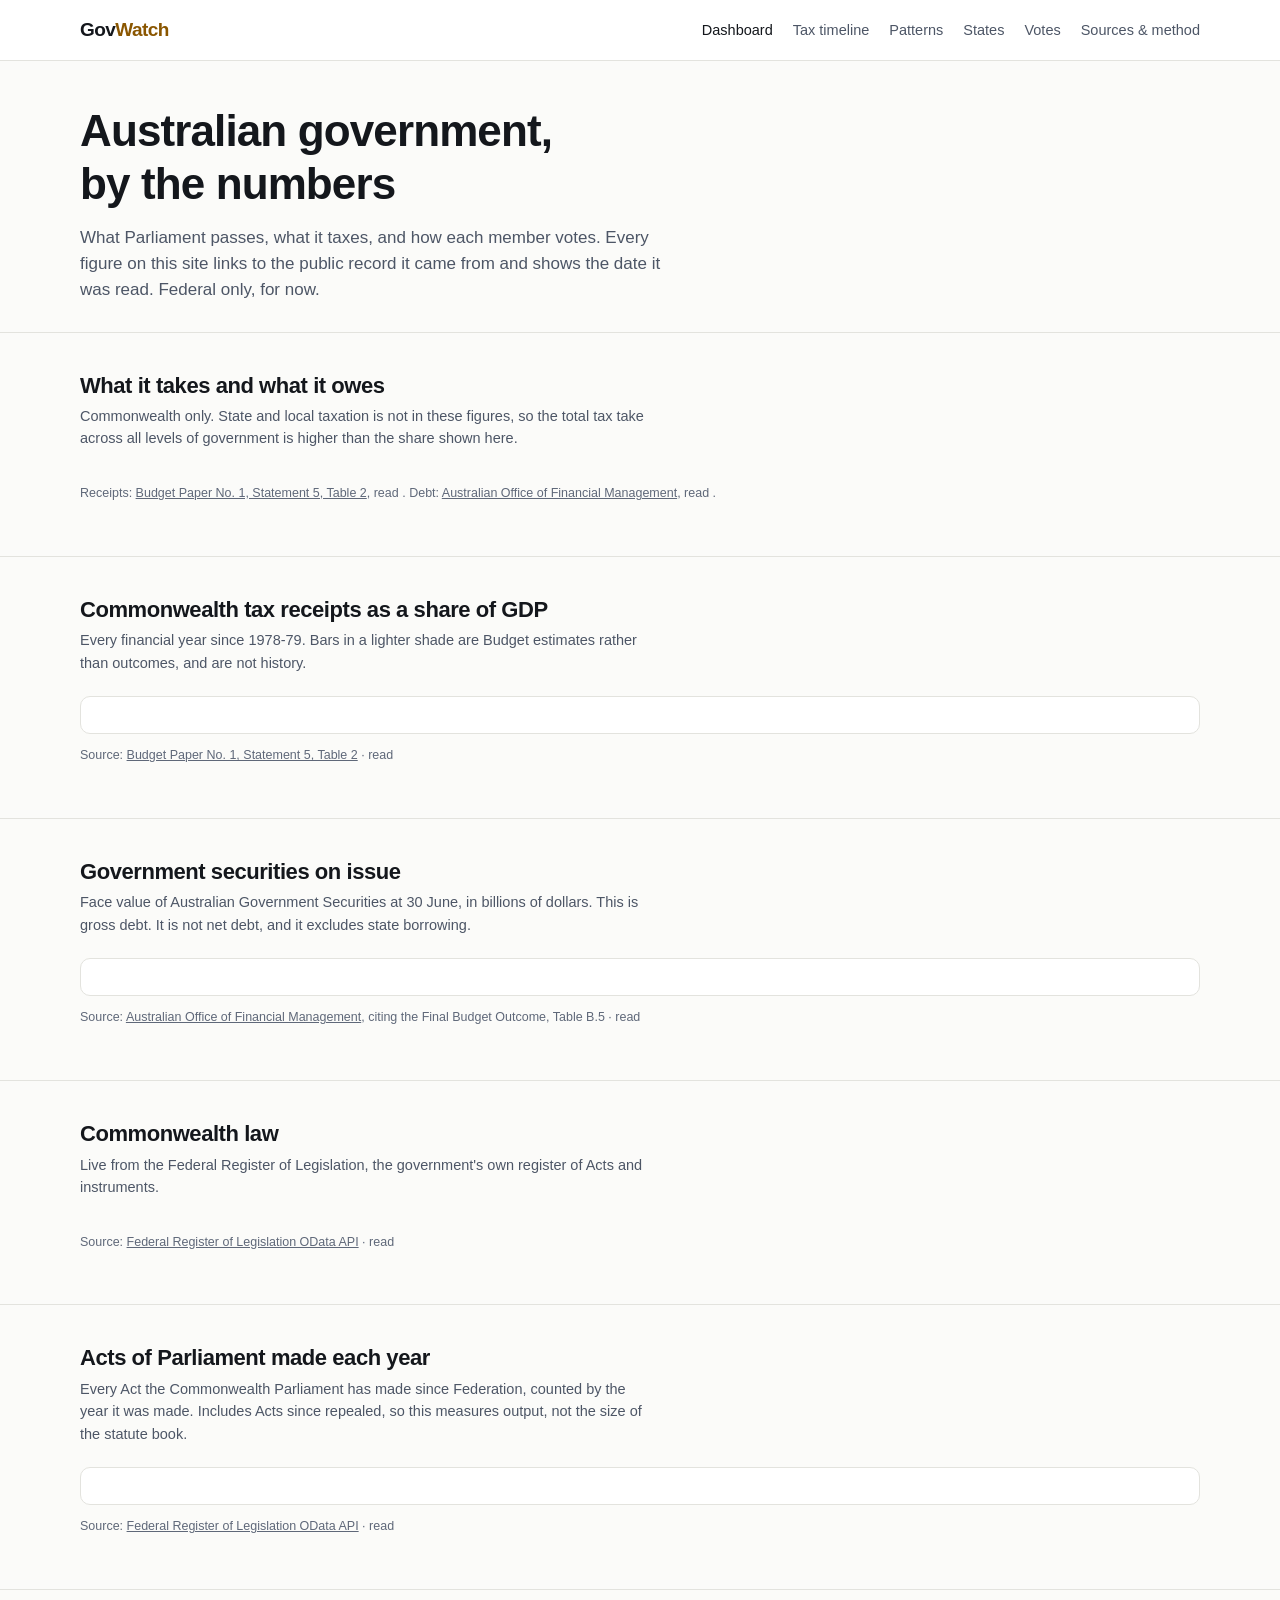
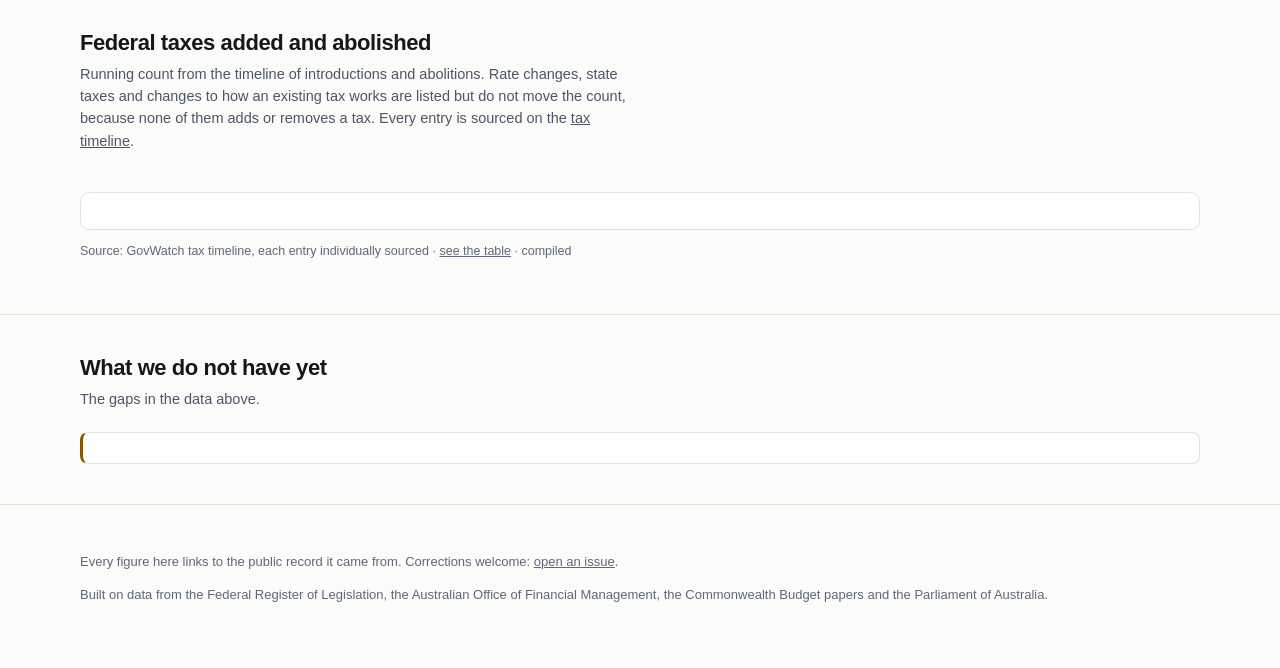
<file: index.html>
<!doctype html>
<html lang="en-AU">
<head>
<meta charset="utf-8">
<meta name="viewport" content="width=device-width,initial-scale=1">
<title>GovWatch — Australian government by the numbers</title>
<meta name="description" content="Factual, sourced numbers on what the Australian government taxes, spends, owes and legislates.">
<link rel="stylesheet" href="style.css?v=091ab7f8">
<link rel="icon" href="data:image/svg+xml,<svg xmlns='http://www.w3.org/2000/svg' viewBox='0 0 16 16'><text y='13' font-size='13'>&#128200;</text></svg>">
</head>
<body>
<header class="top"><div class="wrap">
  <a class="brand" href="./">Gov<span>Watch</span></a>
  <nav>
    <a href="./" aria-current="page">Dashboard</a>
    <a href="taxes.html">Tax timeline</a>
    <a href="patterns.html">Patterns</a>
    <a href="states.html">States</a>
    <a href="votes.html">Votes</a>
    <a href="sources.html">Sources &amp; method</a>
  </nav>
</div></header>
<div class="hero"><div class="wrap">
  <h1>Australian government, by the numbers</h1>
  <p>What Parliament passes, what it taxes, and how each member votes. Every figure on
     this site links to the public record it came from and shows the date it was read.
     Federal only, for now.</p>
</div></div>


<section><div class="wrap">
  <h2>What it takes and what it owes</h2>
  <p class="sub">Commonwealth only. State and local taxation is not in these figures, so the
     total tax take across all levels of government is higher than the share shown here.</p>
  <div class="tiles" id="fiscal-tiles"></div>
  <p class="src">Receipts: <a href="https://budget.gov.au/content/bp1/download/bp1_s5-online_t2.csv">Budget Paper No. 1, Statement 5, Table 2</a>,
     read <span data-fetched="receipts"></span>.
     Debt: <a href="https://www.aofm.gov.au/data-hub">Australian Office of Financial Management</a>,
     read <span data-fetched="debt"></span>.</p>
</div></section>

<section><div class="wrap">
  <h2>Commonwealth tax receipts as a share of GDP</h2>
  <p class="sub">Every financial year since 1978-79. Bars in a lighter shade are Budget
     estimates rather than outcomes, and are not history.</p>
  <div class="chart" id="tax-gdp-chart"></div>
  <p class="src">Source: <a href="https://budget.gov.au/content/bp1/download/bp1_s5-online_t2.csv">Budget Paper No. 1, Statement 5, Table 2</a>
     · read <span data-fetched="receipts"></span></p>
</div></section>

<section><div class="wrap">
  <h2>Government securities on issue</h2>
  <p class="sub">Face value of Australian Government Securities at 30 June, in billions of
     dollars. This is gross debt. It is not net debt, and it excludes state borrowing.</p>
  <div class="chart" id="debt-chart"></div>
  <p class="src">Source: <a href="https://www.aofm.gov.au/data-hub">Australian Office of Financial Management</a>,
     citing the Final Budget Outcome, Table B.5 · read <span data-fetched="debt"></span></p>
</div></section>

<section><div class="wrap">
  <h2>Commonwealth law</h2>
  <p class="sub">Live from the Federal Register of Legislation, the government's own register of Acts and instruments.</p>
  <div class="tiles" id="law-tiles"></div>
  <p class="src">Source: <a href="https://api.prod.legislation.gov.au/v1/titles">Federal Register of Legislation OData API</a>
     · read <span data-fetched="legislation"></span></p>
</div></section>

<section><div class="wrap">
  <h2>Acts of Parliament made each year</h2>
  <p class="sub">Every Act the Commonwealth Parliament has made since Federation, counted by the
     year it was made. Includes Acts since repealed, so this measures output, not the size of the statute book.</p>
  <div class="chart" id="acts-chart"></div>
  <p class="src">Source: <a href="https://api.prod.legislation.gov.au/v1/titles">Federal Register of Legislation OData API</a>
     · read <span data-fetched="legislation"></span></p>
</div></section>

<section><div class="wrap">
  <h2>Federal taxes added and abolished</h2>
  <p class="sub">Running count from the timeline of introductions and abolitions.
     Rate changes, state taxes and changes to how an existing tax works are listed but do
     not move the count, because none of them adds or removes a tax. Every entry is sourced
     on the <a href="taxes.html">tax timeline</a>.</p>
  <div class="tiles" id="tax-tiles" style="margin-bottom:18px"></div>
  <div class="chart" id="tax-chart"></div>
  <p class="src">Source: GovWatch tax timeline, each entry individually sourced ·
     <a href="taxes.html">see the table</a> · compiled <span data-compiled="taxes"></span></p>
</div></section>

<section><div class="wrap">
  <h2>What we do not have yet</h2>
  <p class="sub">The gaps in the data above.</p>
  <div class="note-box" id="gaps"></div>
</div></section>

<script type="module">
import { bars, stepline, fmt } from './chart.js?v=2682a559';

const j = async p => (await fetch(p, { cache: 'no-cache' })).json();
const tile = (k, v, n) =>
  `<div class="tile"><div class="k">${k}</div><div class="v">${v}</div><div class="n">${n}</div></div>`;

const [leg, taxes, debt, rec] = await Promise.all(
  ['legislation', 'taxes', 'debt', 'receipts'].map(n => j(`data/${n}.json`)));

for (const [name, d] of [['receipts', rec], ['debt', debt]])
  for (const e of document.querySelectorAll(`[data-fetched="${name}"]`)) e.textContent = d.fetched;
for (const e of document.querySelectorAll('[data-compiled="taxes"]')) e.textContent = taxes.compiled;

const actual = rec.by_fy.filter(r => !r.estimate);
const first = actual[0], last = actual[actual.length - 1];
document.getElementById('fiscal-tiles').innerHTML = [
  tile('Tax receipts', last.tax_pct_gdp + '%', `Share of GDP, ${last.fy}`),
  tile('All receipts', last.receipts_pct_gdp + '%', `Share of GDP, ${last.fy}`),
  tile('Since ' + first.fy, (last.tax_pct_gdp - first.tax_pct_gdp > 0 ? '+' : '') +
       (last.tax_pct_gdp - first.tax_pct_gdp).toFixed(1) + ' pts',
       `Change in tax share of GDP from ${first.tax_pct_gdp}%`),
  tile('Debt on issue', '$' + fmt(debt.latest_bn) + 'b',
       `Face value of securities, ${debt.latest_fy}`),
].join('');

document.getElementById('tax-gdp-chart').append(
  bars(rec.by_fy.map(r => ({
    x: parseInt(r.fy, 10), y: r.tax_pct_gdp, label: r.fy,
    fill: r.estimate ? 'color-mix(in srgb, var(--accent) 40%, transparent)' : 'var(--accent)',
    title: `${r.fy}: ${r.tax_pct_gdp}% of GDP${r.estimate ? ' (Budget estimate)' : ''}`,
  })), { h: 280, xEvery: 5 }));

document.getElementById('debt-chart').append(
  bars(debt.by_fy.map(r => ({
    x: parseInt(r.fy, 10), y: r.face_value_bn, label: r.fy,
    title: `${r.fy}: $${r.face_value_bn}b`,
  })), { h: 260, xEvery: 1 }));


for (const s of document.querySelectorAll('[data-fetched="legislation"]')) s.textContent = leg.fetched;

document.getElementById('law-tiles').innerHTML = [
  tile('Acts in force', fmt(leg.acts_in_force), 'Commonwealth Acts currently in force'),
  tile('Acts ever made', fmt(leg.acts_total), 'Since 1901, including repealed'),
  tile('Instruments in force', fmt(leg.instruments_in_force), 'Regulations and other delegated law'),
  tile('Read on', leg.fetched, 'Refreshed daily from the register'),
].join('');

document.getElementById('acts-chart').append(
  bars(leg.by_year.map(r => ({ x: r.year, y: r.acts, title: `${r.year}: ${r.acts} Acts` })),
       { h: 300, xEvery: 10 }));

// Running count of distinct federal taxes standing. Rate changes and state
// taxes are in the table but must not move this count.
const evs = taxes.entries.filter(e => e.kind === 'tax').sort((a, b) => a.year - b.year);
let n = 0;
const run = evs.map(e => ({ x: e.year, y: (n += e.action === 'introduced' ? 1 : -1) }));
const added = evs.filter(e => e.action === 'introduced').length;
const gone = evs.filter(e => e.action === 'abolished').length;
// A tax with no abolition entry but still_levied false is not collected today; its
// repeal date is simply unsourced. Counting it as standing would be a false claim.
const unsourced = evs.filter(e => e.still_levied === false).length;
const standing = added - gone - unsourced;

document.getElementById('tax-tiles').innerHTML = [
  tile('Taxes introduced', fmt(added), 'Times a federal tax was created since 1901'),
  tile('Taxes abolished', fmt(gone), 'Repealed or handed to the states'),
  tile('Levied today', fmt(standing), 'Of those introduced, still collected'),
  tile('Sourced entries', fmt(taxes.entries.length), 'Every one links to a public record'),
].join('');

document.getElementById('tax-chart').append(
  stepline(run, { h: 260, label: 'Federal taxes introduced, less those abolished' }));

document.getElementById('gaps').innerHTML =
  '<ul style="margin:0;padding-left:20px">' + taxes.gaps.map(g => `<li>${g}</li>`).join('') + '</ul>';

// Charts size their viewBox to the viewport, so a rotate or resize needs a redraw.
let last = window.innerWidth < 700;
addEventListener('resize', () => {
  const now = window.innerWidth < 700;
  if (now !== last) { last = now; location.reload(); }
}, { passive: true });
// redrawOnResize
</script>
<footer><div class="wrap">
  <p>Every figure here links to the public record it came from. Corrections welcome:
     <a href="https://github.com/itsjimmy1/govwatch/issues">open an issue</a>.</p>
  <p>Built on data from the Federal Register of Legislation, the Australian Office of
     Financial Management, the Commonwealth Budget papers and the Parliament of Australia.</p>
</div></footer>
</body>
</html>
</file>
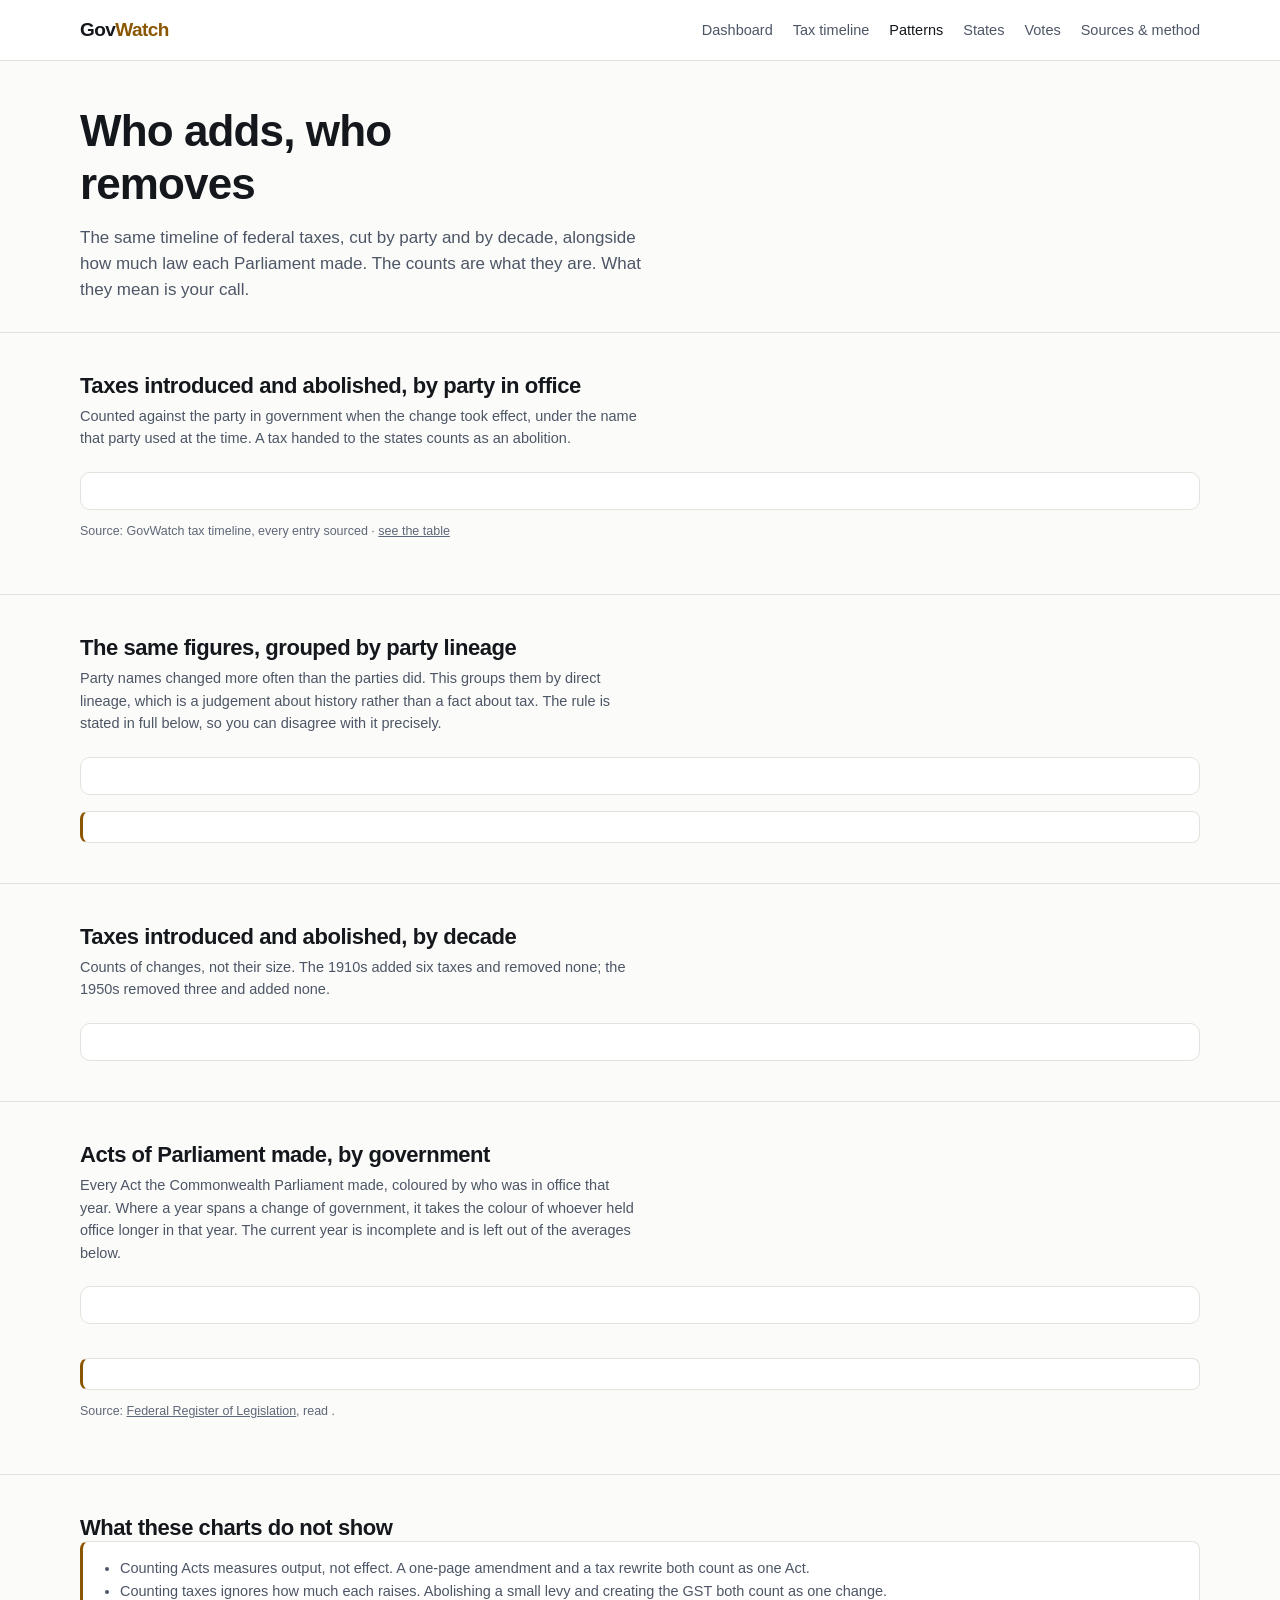
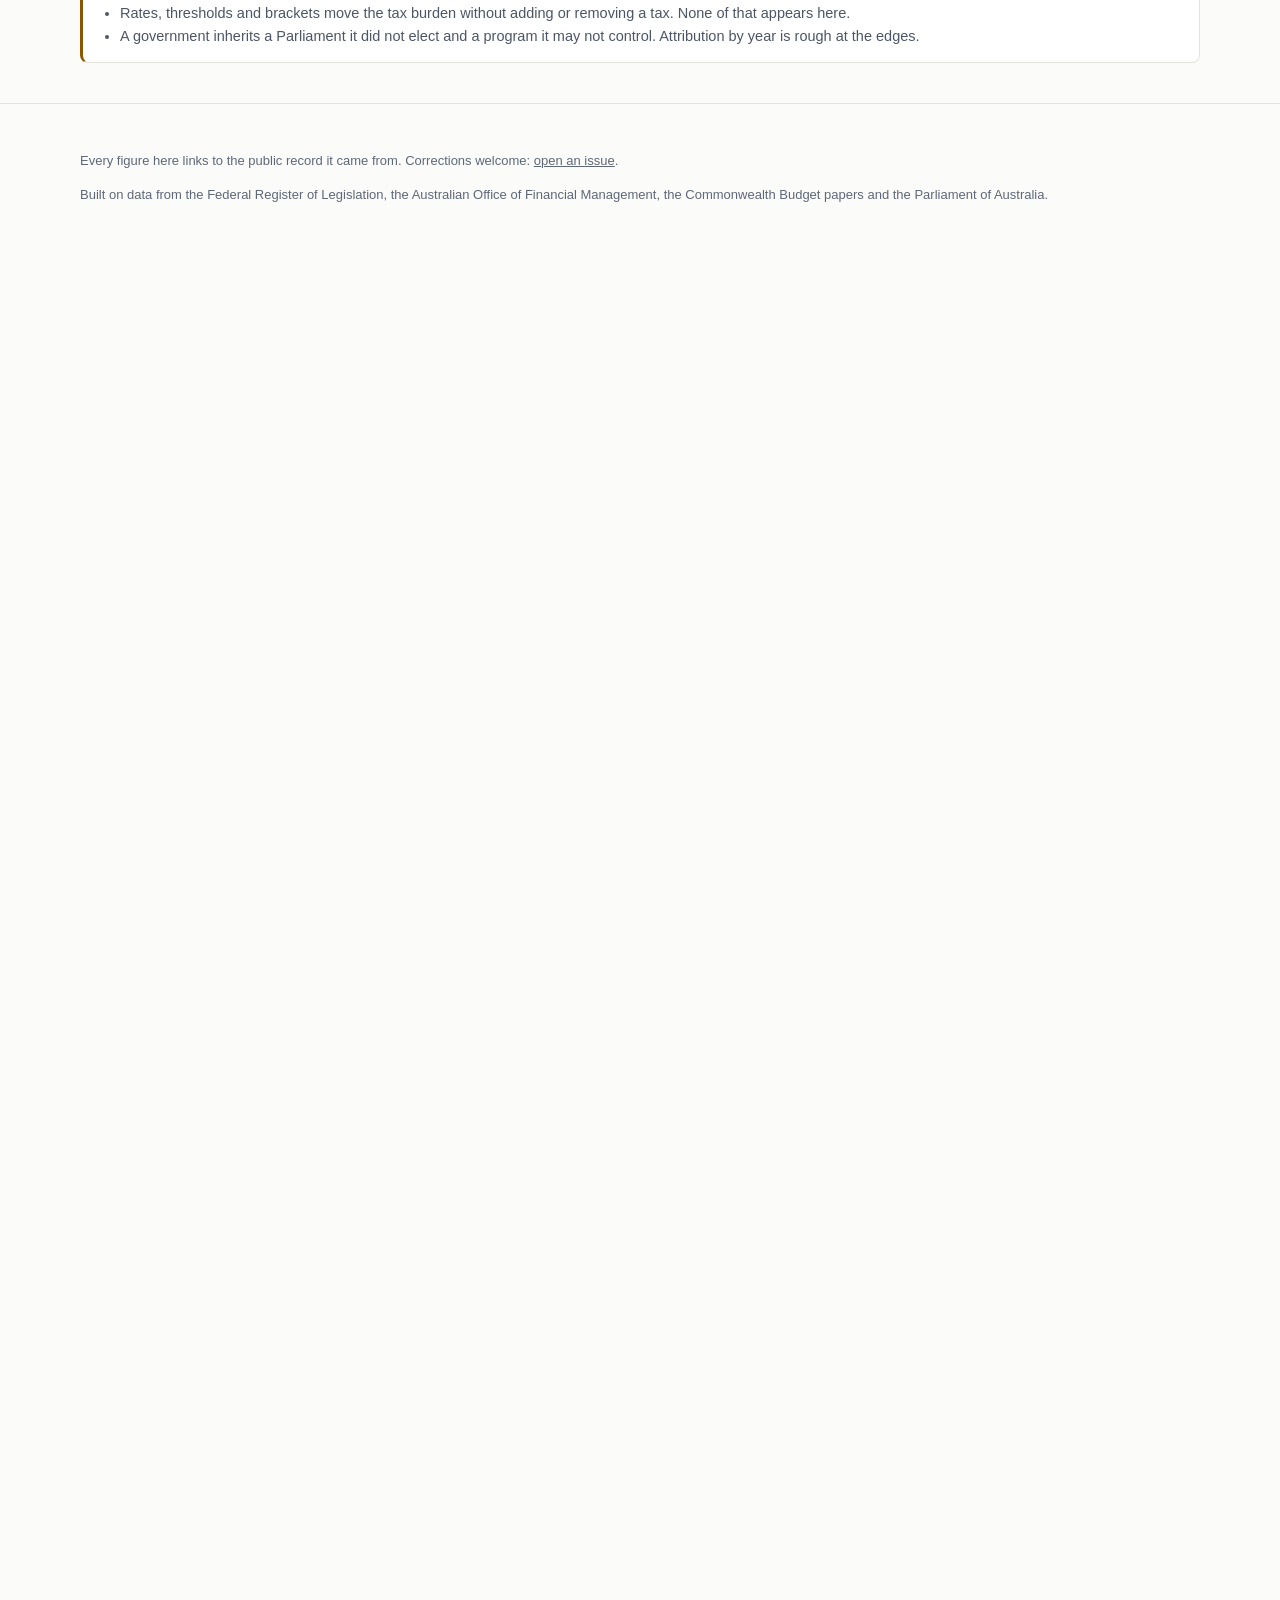
<file: patterns.html>
<!doctype html>
<html lang="en-AU">
<head>
<meta charset="utf-8">
<meta name="viewport" content="width=device-width,initial-scale=1">
<title>Patterns by party and decade — GovWatch</title>
<meta name="description" content="Which Australian governments added federal taxes, which removed them, and how much law each one made.">
<link rel="stylesheet" href="style.css?v=091ab7f8">
<link rel="icon" href="data:image/svg+xml,<svg xmlns='http://www.w3.org/2000/svg' viewBox='0 0 16 16'><text y='13' font-size='13'>&#128200;</text></svg>">
</head>
<body>
<header class="top"><div class="wrap">
  <a class="brand" href="./">Gov<span>Watch</span></a>
  <nav>
    <a href="./">Dashboard</a>
    <a href="taxes.html">Tax timeline</a>
    <a href="patterns.html" aria-current="page">Patterns</a>
    <a href="states.html">States</a>
    <a href="votes.html">Votes</a>
    <a href="sources.html">Sources &amp; method</a>
  </nav>
</div></header>
<div class="hero"><div class="wrap">
  <h1>Who adds, who removes</h1>
  <p>The same timeline of federal taxes, cut by party and by decade, alongside how much
     law each Parliament made. The counts are what they are. What they mean is your call.</p>
</div></div>

<section><div class="wrap">
  <h2>Taxes introduced and abolished, by party in office</h2>
  <p class="sub">Counted against the party in government when the change took effect, under the
     name that party used at the time. A tax handed to the states counts as an abolition.</p>
  <div class="chart" id="party-chart"></div>
  <div id="party-legend"></div>
  <p class="src">Source: GovWatch tax timeline, every entry sourced ·
     <a href="taxes.html">see the table</a></p>
</div></section>

<section><div class="wrap">
  <h2>The same figures, grouped by party lineage</h2>
  <p class="sub">Party names changed more often than the parties did. This groups them by
     direct lineage, which is a judgement about history rather than a fact about tax. The
     rule is stated in full below, so you can disagree with it precisely.</p>
  <div class="chart" id="family-chart"></div>
  <div id="family-legend"></div>
  <div class="note-box" style="margin-top:16px" id="family-rule"></div>
</div></section>

<section><div class="wrap">
  <h2>Taxes introduced and abolished, by decade</h2>
  <p class="sub">Counts of changes, not their size. The 1910s added six taxes and removed
     none; the 1950s removed three and added none.</p>
  <div class="chart" id="decade-chart"></div>
  <div id="decade-legend"></div>
</div></section>

<section><div class="wrap">
  <h2>Acts of Parliament made, by government</h2>
  <p class="sub">Every Act the Commonwealth Parliament made, coloured by who was in office
     that year. Where a year spans a change of government, it takes the colour of whoever
     held office longer in that year. The current year is incomplete and is left out of the
     averages below.</p>
  <div class="chart" id="acts-gov-chart"></div>
  <div id="acts-gov-legend"></div>
  <div class="tiles" id="acts-tiles" style="margin-top:18px"></div>
  <div class="note-box" style="margin-top:16px" id="gov-convention"></div>
  <p class="src">Source: <a href="https://api.prod.legislation.gov.au/v1/titles">Federal Register of Legislation</a>,
     read <span data-fetched="legislation"></span>.<span id="gov-source"></span></p>
</div></section>

<section><div class="wrap">
  <h2>What these charts do not show</h2>
  <div class="note-box"><ul style="margin:0;padding-left:20px">
    <li>Counting Acts measures output, not effect. A one-page amendment and a tax rewrite
        both count as one Act.</li>
    <li>Counting taxes ignores how much each raises. Abolishing a small levy and creating
        the GST both count as one change.</li>
    <li>Rates, thresholds and brackets move the tax burden without adding or removing a
        tax. None of that appears here.</li>
    <li>A government inherits a Parliament it did not elect and a program it may not
        control. Attribution by year is rough at the edges.</li>
  </ul></div>
</div></section>

<script type="module">
import { grouped, groupedH, legend, bars, fmt, isNarrow } from './chart.js?v=2682a559';
const j = async p => (await fetch(p, { cache: 'no-cache' })).json();
const INTRO = '#8a5600', ABOL = '#6b7484';

const [taxes, leg, govs] = await Promise.all(
  ['taxes', 'legislation', 'governments'].map(n => j(`data/${n}.json`).catch(() => null)));

for (const e of document.querySelectorAll('[data-fetched="legislation"]')) e.textContent = leg.fetched;

const counted = taxes.entries.filter(e => e.kind === 'tax');
const tally = (rows, keyOf) => {
  const m = new Map();
  for (const e of rows) {
    const k = keyOf(e);
    if (!m.has(k)) m.set(k, { introduced: 0, abolished: 0 });
    m.get(k)[e.action]++;
  }
  return m;
};

// By party, ordered by total activity so the chart reads without hunting.
const byParty = tally(counted, e => e.party);
const parties = [...byParty.entries()]
  .sort((a, b) => (b[1].introduced + b[1].abolished) - (a[1].introduced + a[1].abolished))
  .map(([k]) => k);
const series = [
  { name: 'Introduced', colour: INTRO, values: parties.map(p => byParty.get(p).introduced) },
  { name: 'Abolished', colour: ABOL, values: parties.map(p => byParty.get(p).abolished) },
];
document.getElementById('party-chart').append((isNarrow() ? groupedH(parties, series, { integer: true })
            : grouped(parties, series, { h: 320, integer: true })));
document.getElementById('party-legend').append(legend(series));

// By lineage. The rule is published because the grouping is arguable.
const FAMILY = taxes.party_families;
const fam = tally(counted, e => FAMILY.map[e.party] ?? 'Other');
const fkeys = [...fam.keys()].sort((a, b) =>
  (fam.get(b).introduced + fam.get(b).abolished) - (fam.get(a).introduced + fam.get(a).abolished));
const fseries = [
  { name: 'Introduced', colour: INTRO, values: fkeys.map(k => fam.get(k).introduced) },
  { name: 'Abolished', colour: ABOL, values: fkeys.map(k => fam.get(k).abolished) },
];
document.getElementById('family-chart').append((isNarrow() ? groupedH(fkeys, fseries, { integer: true })
            : grouped(fkeys, fseries, { h: 280, integer: true })));
document.getElementById('family-legend').append(legend(fseries));
document.getElementById('family-rule').innerHTML =
  '<ul style="margin:0;padding-left:20px">' + FAMILY.rule.map(r => `<li>${r}</li>`).join('') + '</ul>';

// By decade.
const byDec = tally(counted, e => Math.floor(e.year / 10) * 10);
const decs = [];
for (let d = 1900; d <= Math.floor(new Date().getFullYear() / 10) * 10; d += 10) decs.push(d);
const dseries = [
  { name: 'Introduced', colour: INTRO, values: decs.map(d => byDec.get(d)?.introduced ?? 0) },
  { name: 'Abolished', colour: ABOL, values: decs.map(d => byDec.get(d)?.abolished ?? 0) },
];
document.getElementById('decade-chart').append(
  (isNarrow() ? groupedH(decs.map(d => `${d}s`), dseries, { integer: true })
            : grouped(decs.map(d => `${d}s`), dseries, { h: 280, integer: true })));
document.getElementById('decade-legend').append(legend(dseries));

// Acts by government. Each year takes the party that held office longest in it.
const actsSection = document.getElementById('acts-gov-chart').closest('section');
if (!govs) {
  actsSection.querySelector('.chart').outerHTML =
    '<div class="note-box">Not published yet. Colouring Acts by government needs a sourced ' +
    'list of every ministry since 1901, which is not in the data yet.</div>';
} else {
  const PARTY_COLOUR = {
    'Labor': 'var(--labor)', 'Coalition and predecessors': 'var(--lib)',
    'Pre-fusion parties': 'var(--other)', 'Other': 'var(--other)',
  };
  const days = (a, b) => (new Date(b) - new Date(a)) / 86400000;
  // Which government held office longest in a given calendar year.
  function govOf(year) {
    const ys = `${year}-01-01`, ye = `${year}-12-31`;
    let best = null, bestDays = 0;
    for (const g of govs.governments) {
      const s = g.start > ys ? g.start : ys;
      const e = (g.end && g.end < ye) ? g.end : ye;
      const d = days(s, e);
      if (d > bestDays) { bestDays = d; best = g; }
    }
    return best;
  }
  const rows = leg.by_year.map(r => {
    const g = govOf(r.year);
    const fam = g ? (FAMILY.map[g.party] ?? 'Other') : 'Other';
    return {
      x: r.year, y: r.acts, fill: PARTY_COLOUR[fam],
      title: g ? `${r.year}: ${r.acts} Acts — ${g.pm}, ${g.party}` : `${r.year}: ${r.acts} Acts`,
      fam, pm: g?.pm, party: g?.party,
    };
  });
  const narrow = window.innerWidth < 700;
  const thisYear = new Date().getFullYear();
  const thisYearActs = rows.find(r => r.x === thisYear)?.y ?? 0;
  if (narrow) {
    // 126 bars render under 2px wide on a phone, and SVG tooltips do not fire on
    // touch, so the yearly chart is unreadable there. Show decade totals instead.
    const byDecade = new Map();
    for (const r of rows) {
      const d = Math.floor(r.x / 10) * 10;
      if (!byDecade.has(d)) byDecade.set(d, { acts: 0, fams: {} });
      const e = byDecade.get(d);
      e.acts += r.y;
      e.fams[r.fam] = (e.fams[r.fam] || 0) + 1;
    }
    const decRows = [...byDecade.entries()].sort((a, b) => a[0] - b[0]).map(([d, e]) => {
      const top = Object.entries(e.fams).sort((a, b) => b[1] - a[1])[0][0];
      return { x: d, label: `${d}s`, y: e.acts, fill: PARTY_COLOUR[top],
               title: `${d}s: ${fmt(e.acts)} Acts, mostly under ${top}`, fam: top };
    });
    document.getElementById('acts-gov-chart').append(groupedH(
      decRows.map(r => r.label),
      [{ name: 'Acts made', colour: 'var(--accent)',
         values: decRows.map(r => r.y),
         colours: decRows.map(r => r.fill),
         titles: decRows.map(r => r.title) }],
      { integer: true }));
    document.getElementById('acts-gov-legend').append(legend(
      [...new Set(decRows.map(r => r.fam))].map(f => ({ name: f, colour: PARTY_COLOUR[f] }))));
    document.getElementById('acts-gov-chart').insertAdjacentHTML('afterend',
      '<p class="src">Grouped by decade because a bar per year is under two pixels wide ' +
      'on a phone, and because a tap cannot reach a tooltip. Open this page on a wider ' +
      'screen for the chart year by year. Each decade takes the colour of whichever ' +
      `side held office for more of it. The current decade includes ${fmt(thisYearActs)} ` +
      `Acts from an incomplete ${thisYear}.</p>`);
  } else {
    document.getElementById('acts-gov-chart').append(
      bars(rows, { h: 320, xEvery: 10, integer: true }));
  }
  if (!narrow) {
    const lseries = [...new Set(rows.map(r => r.fam))]
      .map(f => ({ name: f, colour: PARTY_COLOUR[f] }));
    document.getElementById('acts-gov-legend').append(legend(lseries));
  }

  const tile = (k, v, n) =>
    `<div class="tile"><div class="k">${k}</div><div class="v">${v}</div><div class="n">${n}</div></div>`;
  const complete = rows.filter(r => r.x < thisYear);
  const per = {};
  for (const r of complete) {
    per[r.fam] = per[r.fam] || { acts: 0, years: 0 };
    per[r.fam].acts += r.y; per[r.fam].years++;
  }
  const busiest = complete.reduce((a, b) => (b.y > a.y ? b : a));
  const partial = rows.find(r => r.x === thisYear);
  document.getElementById('acts-tiles').innerHTML = [
    ...Object.entries(per).filter(([, v]) => v.years >= 5)
      .sort((a, b) => (b[1].acts / b[1].years) - (a[1].acts / a[1].years))
      .map(([f, v]) => tile(f, Math.round(v.acts / v.years),
        `Acts a year on average, over ${v.years} years`)),
    tile('Busiest year', busiest.x, `${fmt(busiest.y)} Acts under ${busiest.pm ?? 'unknown'}`),
    ...(partial ? [tile(`${partial.x} so far`, fmt(partial.y),
      'A part year, excluded from the averages')] : []),
  ].join('');
  document.getElementById('gov-convention').textContent = govs.convention;
  document.getElementById('gov-source').innerHTML =
    ` Governments from <a href="${govs.source}">${govs.source_name}</a>, compiled ` +
    `${govs.compiled}. ${govs.source_note}`;
}

// Charts size their viewBox to the viewport, so a rotate or resize needs a redraw.
let last = window.innerWidth < 700;
addEventListener('resize', () => {
  const now = window.innerWidth < 700;
  if (now !== last) { last = now; location.reload(); }
}, { passive: true });
// redrawOnResize
</script>
<footer><div class="wrap">
  <p>Every figure here links to the public record it came from. Corrections welcome:
     <a href="https://github.com/itsjimmy1/govwatch/issues">open an issue</a>.</p>
  <p>Built on data from the Federal Register of Legislation, the Australian Office of
     Financial Management, the Commonwealth Budget papers and the Parliament of Australia.</p>
</div></footer>
</body>
</html>
</file>
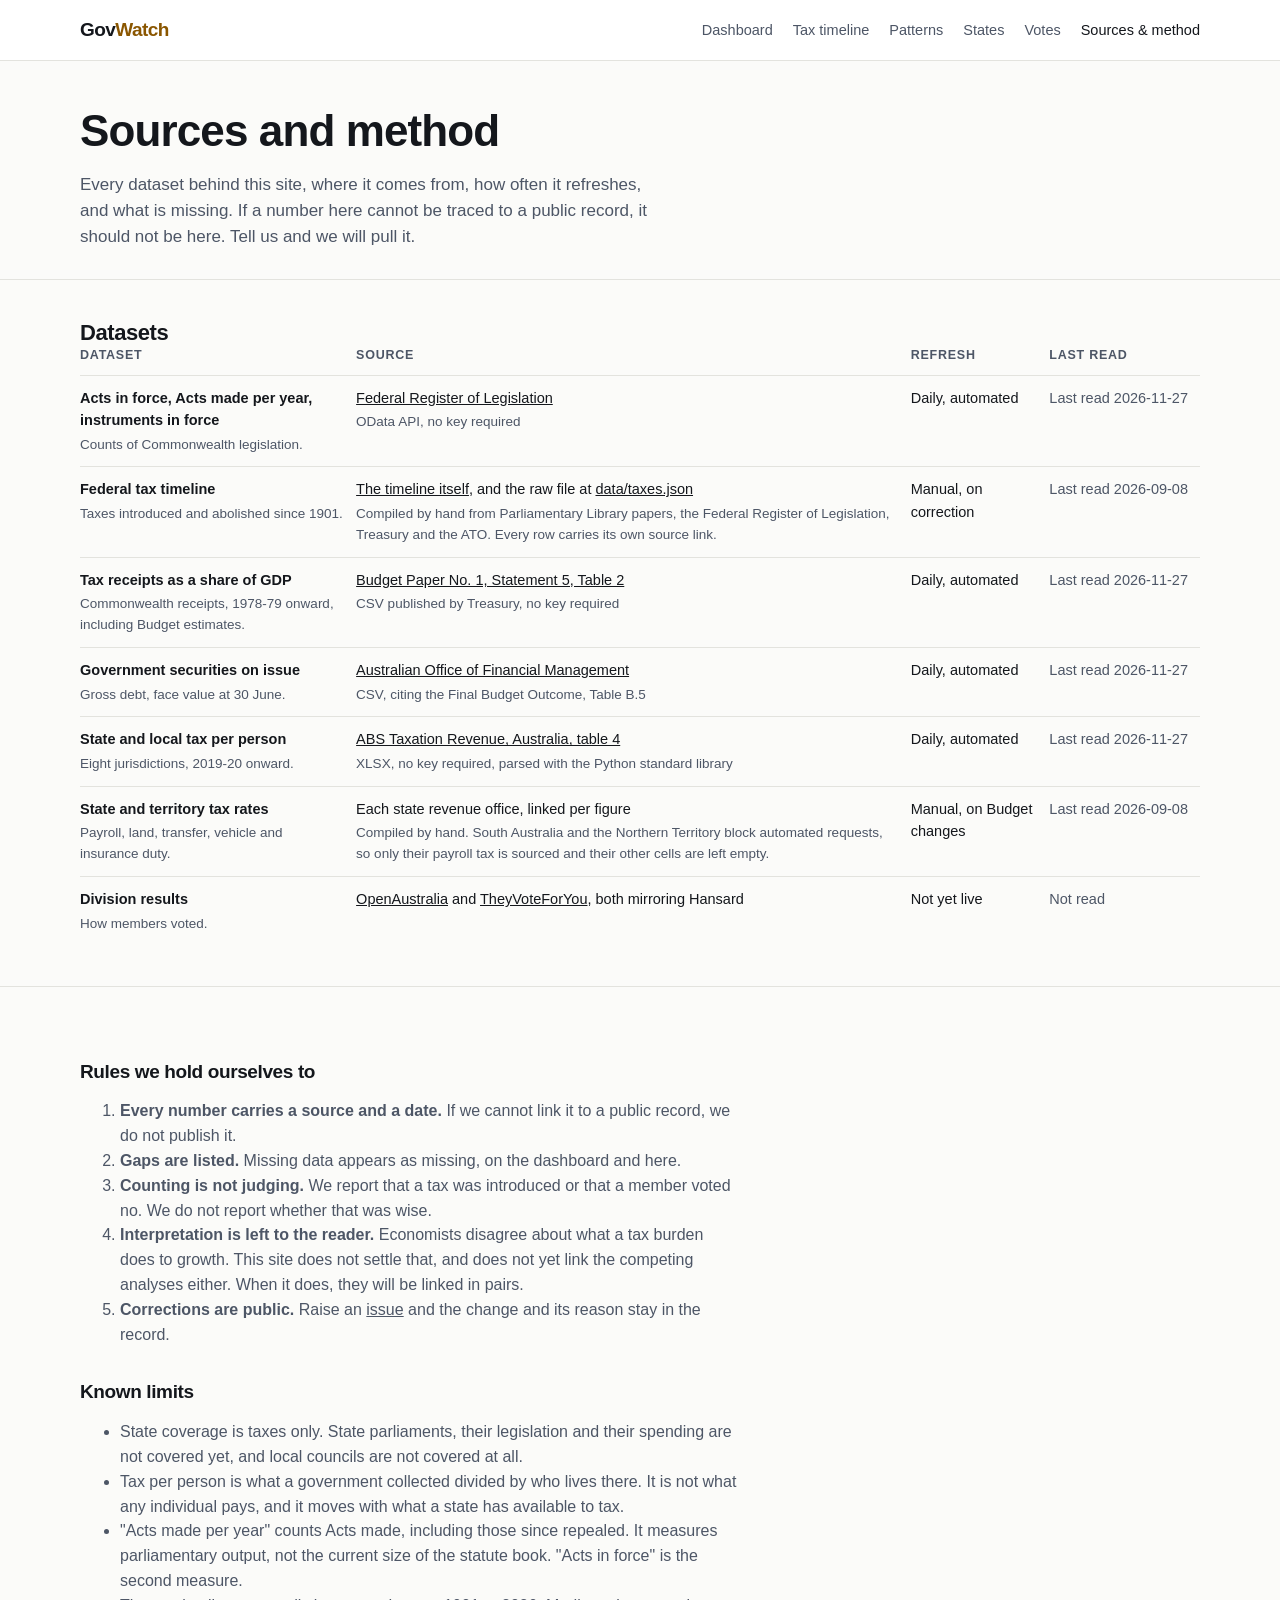
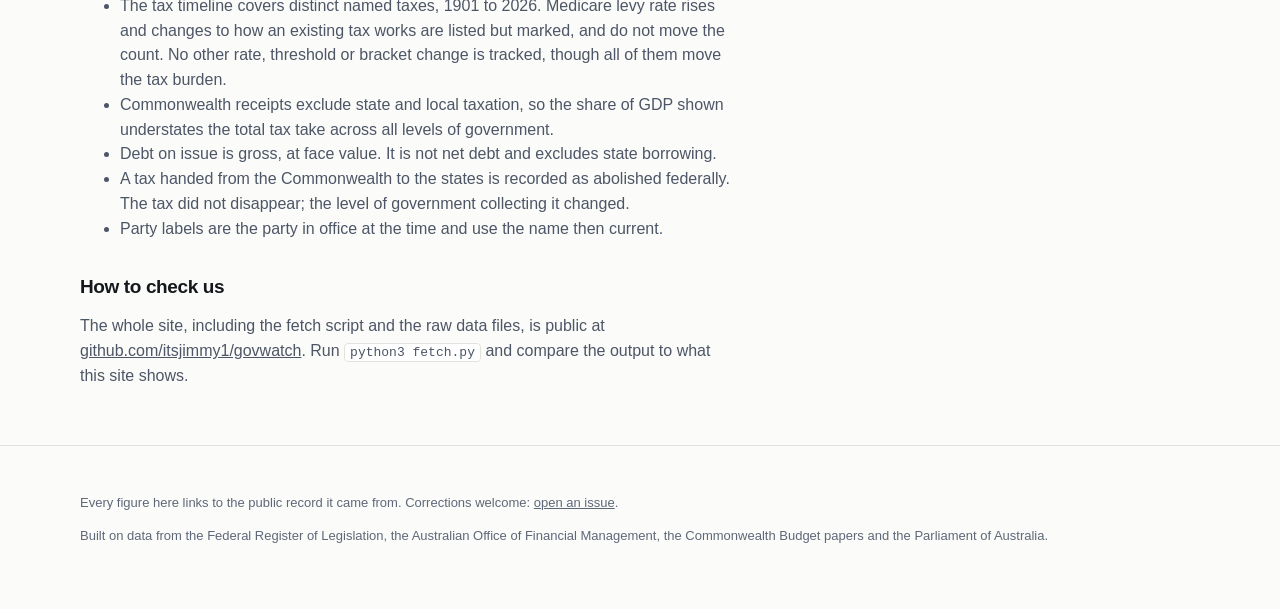
<file: sources.html>
<!doctype html>
<html lang="en-AU">
<head>
<meta charset="utf-8">
<meta name="viewport" content="width=device-width,initial-scale=1">
<title>Sources and method — GovWatch</title>
<meta name="description" content="Where every GovWatch number comes from, how often it refreshes, and what we do not have.">
<link rel="stylesheet" href="style.css?v=091ab7f8">
<link rel="icon" href="data:image/svg+xml,<svg xmlns='http://www.w3.org/2000/svg' viewBox='0 0 16 16'><text y='13' font-size='13'>&#128200;</text></svg>">
</head>
<body>
<header class="top"><div class="wrap">
  <a class="brand" href="./">Gov<span>Watch</span></a>
  <nav>
    <a href="./">Dashboard</a>
    <a href="taxes.html">Tax timeline</a>
    <a href="patterns.html">Patterns</a>
    <a href="states.html">States</a>
    <a href="votes.html">Votes</a>
    <a href="sources.html" aria-current="page">Sources &amp; method</a>
  </nav>
</div></header>
<div class="hero"><div class="wrap">
  <h1>Sources and method</h1>
  <p>Every dataset behind this site, where it comes from, how often it refreshes, and
     what is missing. If a number here cannot be traced to a public record, it should not
     be here. Tell us and we will pull it.</p>
</div></div>

<section><div class="wrap">
  <h2>Datasets</h2>
  <table class="stack">
    <thead><tr><th>Dataset</th><th>Source</th><th>Refresh</th><th>Last read</th></tr></thead>
    <tbody>
      <tr>
        <td data-label="Dataset"><strong>Acts in force, Acts made per year, instruments in force</strong>
            <div class="note">Counts of Commonwealth legislation.</div></td>
        <td><a href="https://www.legislation.gov.au/" rel="noopener">Federal Register of Legislation</a>
            <div class="note">OData API, no key required</div></td>
        <td>Daily, automated</td>
        <td class="yr">Last read <span data-fetched="legislation">—</span></td>
      </tr>
      <tr>
        <td data-label="Dataset"><strong>Federal tax timeline</strong>
            <div class="note">Taxes introduced and abolished since 1901.</div></td>
        <td><a href="taxes.html" rel="noopener">The timeline itself</a>, and the raw file at
            <a href="data/taxes.json" rel="noopener">data/taxes.json</a>
            <div class="note">Compiled by hand from Parliamentary Library papers, the Federal
            Register of Legislation, Treasury and the ATO. Every row carries its own source link.</div></td>
        <td>Manual, on correction</td>
        <td class="yr">Last read <span data-compiled="taxes">—</span></td>
      </tr>
      <tr>
        <td data-label="Dataset"><strong>Tax receipts as a share of GDP</strong>
            <div class="note">Commonwealth receipts, 1978-79 onward, including Budget estimates.</div></td>
        <td><a href="https://budget.gov.au/content/bp1/download/bp1_s5-online_t2.csv" rel="noopener">Budget Paper No. 1, Statement 5, Table 2</a>
            <div class="note">CSV published by Treasury, no key required</div></td>
        <td>Daily, automated</td>
        <td class="yr">Last read <span data-fetched="receipts">—</span></td>
      </tr>
      <tr>
        <td data-label="Dataset"><strong>Government securities on issue</strong>
            <div class="note">Gross debt, face value at 30 June.</div></td>
        <td><a href="https://www.aofm.gov.au/data-hub" rel="noopener">Australian Office of Financial Management</a>
            <div class="note">CSV, citing the Final Budget Outcome, Table B.5</div></td>
        <td>Daily, automated</td>
        <td class="yr">Last read <span data-fetched="debt">—</span></td>
      </tr>
      <tr>
        <td data-label="Dataset"><strong>State and local tax per person</strong>
            <div class="note">Eight jurisdictions, 2019-20 onward.</div></td>
        <td><a href="https://www.abs.gov.au/statistics/economy/government/taxation-revenue-australia/latest-release" rel="noopener">ABS Taxation Revenue, Australia, table 4</a>
            <div class="note">XLSX, no key required, parsed with the Python standard library</div></td>
        <td>Daily, automated</td>
        <td class="yr">Last read <span data-fetched="states_percapita">—</span></td>
      </tr>
      <tr>
        <td data-label="Dataset"><strong>State and territory tax rates</strong>
            <div class="note">Payroll, land, transfer, vehicle and insurance duty.</div></td>
        <td>Each state revenue office, linked per figure
            <div class="note">Compiled by hand. South Australia and the Northern Territory
            block automated requests, so only their payroll tax is sourced and their other
            cells are left empty.</div></td>
        <td>Manual, on Budget changes</td>
        <td class="yr">Last read <span data-compiled="states">—</span></td>
      </tr>
      <tr>
        <td data-label="Dataset"><strong>Division results</strong>
            <div class="note">How members voted.</div></td>
        <td><a href="https://www.openaustralia.org.au/" rel="noopener">OpenAustralia</a> and
            <a href="https://theyvoteforyou.org.au/" rel="noopener">TheyVoteForYou</a>, both
            mirroring Hansard</td>
        <td>Not yet live</td>
        <td class="yr">Not read</td>
      </tr>
    </tbody>
  </table>
</div></section>

<section><div class="wrap"><div class="prose">
  <h2>Rules we hold ourselves to</h2>
  <ol>
    <li><strong>Every number carries a source and a date.</strong> If we cannot link it to a
        public record, we do not publish it.</li>
    <li><strong>Gaps are listed.</strong> Missing data appears as missing, on the
        dashboard and here.</li>
    <li><strong>Counting is not judging.</strong> We report that a tax was introduced or that
        a member voted no. We do not report whether that was wise.</li>
    <li><strong>Interpretation is left to the reader.</strong> Economists disagree about
        what a tax burden does to growth. This site does not settle that, and does not yet
        link the competing analyses either. When it does, they will be linked in pairs.</li>
    <li><strong>Corrections are public.</strong> Raise an
        <a href="https://github.com/itsjimmy1/govwatch/issues" rel="noopener">issue</a> and the
        change and its reason stay in the record.</li>
  </ol>

  <h2>Known limits</h2>
  <ul>
    <li>State coverage is taxes only. State parliaments, their legislation and their
        spending are not covered yet, and local councils are not covered at all.</li>
    <li>Tax per person is what a government collected divided by who lives there. It is not
        what any individual pays, and it moves with what a state has available to tax.</li>
    <li>"Acts made per year" counts Acts made, including those since repealed. It measures
        parliamentary output, not the current size of the statute book. "Acts in force" is
        the second measure.</li>
    <li>The tax timeline covers distinct named taxes, 1901 to 2026. Medicare levy rate rises
        and changes to how an existing tax works are listed but marked, and do not move the
        count. No other rate, threshold or bracket change is tracked, though all of them move
        the tax burden.</li>
    <li>Commonwealth receipts exclude state and local taxation, so the share of GDP shown
        understates the total tax take across all levels of government.</li>
    <li>Debt on issue is gross, at face value. It is not net debt and excludes state borrowing.</li>
    <li>A tax handed from the Commonwealth to the states is recorded as abolished federally.
        The tax did not disappear; the level of government collecting it changed.</li>
    <li>Party labels are the party in office at the time and use the name then current.</li>
  </ul>

  <h2>How to check us</h2>
  <p>The whole site, including the fetch script and the raw data files, is public at
     <a href="https://github.com/itsjimmy1/govwatch" rel="noopener">github.com/itsjimmy1/govwatch</a>.
     Run <code>python3 fetch.py</code> and compare the output to what this site shows.</p>
</div></div></section>
<script type="module">
const names = ['legislation', 'taxes', 'receipts', 'debt'];
const [leg, taxes, rec, debt] = await Promise.all(
  names.map(n => fetch(`data/${n}.json`, { cache: 'no-cache' }).then(r => r.json())));
const pc = await fetch('data/states_percapita.json', { cache: 'no-cache' })
  .then(r => r.json()).catch(() => null);
if (pc) for (const e of document.querySelectorAll('[data-fetched="states_percapita"]'))
  e.textContent = pc.fetched;
const stx = await fetch('data/states.json', { cache: 'no-cache' })
  .then(r => r.json()).catch(() => null);
if (stx) for (const e of document.querySelectorAll('[data-compiled="states"]'))
  e.textContent = stx.as_at;
for (const [n, d] of [['legislation', leg], ['receipts', rec], ['debt', debt]])
  for (const e of document.querySelectorAll(`[data-fetched="${n}"]`)) e.textContent = d.fetched;
for (const e of document.querySelectorAll('[data-compiled="taxes"]')) e.textContent = taxes.compiled;
</script>
<footer><div class="wrap">
  <p>Every figure here links to the public record it came from. Corrections welcome:
     <a href="https://github.com/itsjimmy1/govwatch/issues">open an issue</a>.</p>
  <p>Built on data from the Federal Register of Legislation, the Australian Office of
     Financial Management, the Commonwealth Budget papers and the Parliament of Australia.</p>
</div></footer>
</body>
</html>
</file>
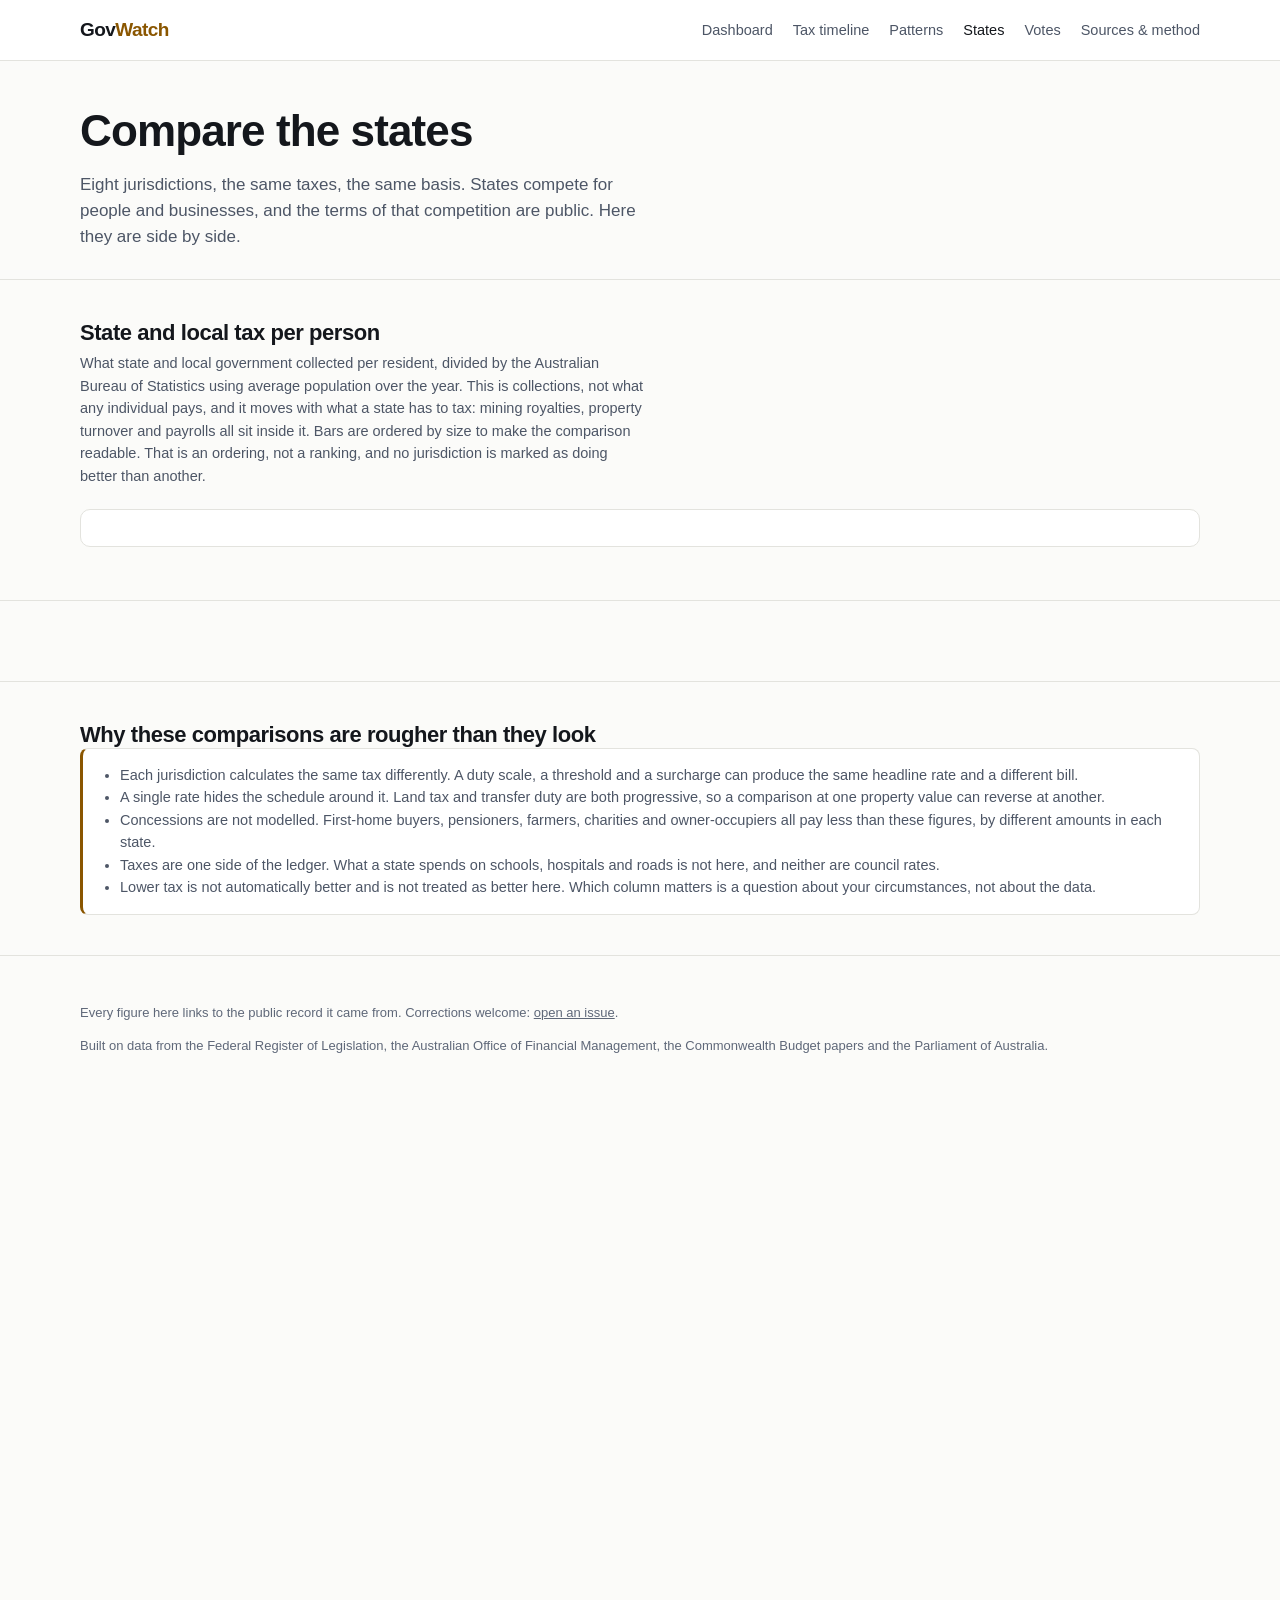
<file: states.html>
<!doctype html>
<html lang="en-AU">
<head>
<meta charset="utf-8">
<meta name="viewport" content="width=device-width,initial-scale=1">
<title>Compare the states — GovWatch</title>
<meta name="description" content="Australian state and territory taxes on the same basis, so you can see which is cheapest for your situation.">
<link rel="stylesheet" href="style.css?v=091ab7f8">
<link rel="icon" href="data:image/svg+xml,<svg xmlns='http://www.w3.org/2000/svg' viewBox='0 0 16 16'><text y='13' font-size='13'>&#128200;</text></svg>">
</head>
<body>
<header class="top"><div class="wrap">
  <a class="brand" href="./">Gov<span>Watch</span></a>
  <nav>
    <a href="./">Dashboard</a>
    <a href="taxes.html">Tax timeline</a>
    <a href="patterns.html">Patterns</a>
    <a href="states.html" aria-current="page">States</a>
    <a href="votes.html">Votes</a>
    <a href="sources.html">Sources &amp; method</a>
  </nav>
</div></header>
<div class="hero"><div class="wrap">
  <h1>Compare the states</h1>
  <p>Eight jurisdictions, the same taxes, the same basis. States compete for people and
     businesses, and the terms of that competition are public. Here they are side by side.</p>
</div></div>

<section><div class="wrap">
  <h2>State and local tax per person</h2>
  <p class="sub">What state and local government collected per resident, divided by the
     Australian Bureau of Statistics using average population over the year. This is
     collections, not what any individual pays, and it moves with what a state has to tax:
     mining royalties, property turnover and payrolls all sit inside it. Bars are ordered
     by size to make the comparison readable. That is an ordering, not a ranking, and no
     jurisdiction is marked as doing better than another.</p>
  <div class="chart" id="percap-chart"></div>
  <div id="percap-legend"></div>
  <div class="scroller" id="percap-table"></div>
  <p class="src" id="percap-src"></p>
</div></section>

<section><div class="wrap">
  <div id="states"></div>
</div></section>

<section><div class="wrap">
  <h2>Why these comparisons are rougher than they look</h2>
  <div class="note-box"><ul style="margin:0;padding-left:20px">
    <li>Each jurisdiction calculates the same tax differently. A duty scale, a threshold and
        a surcharge can produce the same headline rate and a different bill.</li>
    <li>A single rate hides the schedule around it. Land tax and transfer duty are both
        progressive, so a comparison at one property value can reverse at another.</li>
    <li>Concessions are not modelled. First-home buyers, pensioners, farmers, charities and
        owner-occupiers all pay less than these figures, by different amounts in each state.</li>
    <li>Taxes are one side of the ledger. What a state spends on schools, hospitals and roads
        is not here, and neither are council rates.</li>
    <li>Lower tax is not automatically better and is not treated as better here. Which
        column matters is a question about your circumstances, not about the data.</li>
  </ul></div>
</div></section>

<script type="module">
import { fmt, legend, bars } from './chart.js?v=2682a559';
const box = document.getElementById('states');

// Tax per person, from the ABS. This section is live; the rate tables below cover
// six of eight jurisdictions.
const pc = await (await fetch('data/states_percapita.json', { cache: 'no-cache' })).json();
const fys = Object.keys(pc.jurisdictions[0].by_fy).sort();
const latest = pc.latest_fy;
const lastFy = fys[fys.length - 1];
const money = v => '$' + fmt(Math.round(v));

document.getElementById('percap-chart').append(bars(
  pc.jurisdictions.map(j => ({
    x: j.code, label: j.code, y: j.latest,
    title: `${j.name}: ${money(j.latest)} per person, ${latest}`,
  })), { h: 260, xEvery: 1 }));
document.getElementById('percap-legend').append(
  legend([{ name: `State and local tax per person, ${latest}`, colour: 'var(--accent)' }]));

const growth = s => ((s[lastFy] / s[fys[0]] - 1) * 100).toFixed(0) + '%';
const row = (name, s) => `<tr><td class="j">${name}</td>` +
  fys.map(f => `<td class="num" data-label="${f}">${money(s[f])}</td>`).join('') +
  `<td class="num" data-label="Change">${growth(s)}</td></tr>`;

document.getElementById('percap-table').innerHTML =
  `<table class="cmp stack"><thead><tr><th>Jurisdiction</th>` +
  fys.map(f => `<th class="num">${f}</th>`).join('') +
  `<th class="num">Change</th></tr></thead><tbody>` +
  pc.jurisdictions.map(j => row(`${j.code} — ${j.name}`, j.by_fy)).join('') +
  (pc.benchmarks['Average']
    ? row('All states, weighted by population', pc.benchmarks['Average']) : '') +
  (pc.benchmarks['Commonwealth']
    ? row('Commonwealth, for scale', pc.benchmarks['Commonwealth']) : '') +
  `</tbody></table>`;
document.getElementById('percap-src').innerHTML =
  `Source: <a href="${pc.source}">${pc.source_name}</a> · read ${pc.fetched}. ` +
  `Figures are nominal dollars and are not adjusted for inflation. The average row is ` +
  `weighted by population, so it sits above most jurisdictions and does not equal the ` +
  `average of the eight numbers above it. The Commonwealth row is not a state and is ` +
  `shown only to size the state figures against it.`;

const dollars = n => n == null ? 'no such tax' : '$' + fmt(Math.round(n));
const pct = n => n == null ? 'no such tax' : n + '%';

function table(title, note, rows, fmtv, sourceOf) {
  // No cell is marked best. Which direction is favourable depends on whether you are
  // an employer, a landholder or a buyer, so the reader decides and the table does not.
  const vals = rows.map(r => r.v).filter(v => v != null);
  const max = Math.max(...vals, 0);
  return `<h2>${title}</h2><p class="sub">${note}</p>
  <table class="cmp stack">
    <thead><tr><th>Jurisdiction</th><th class="num">${title}</th><th>Source</th></tr></thead>
    <tbody>${rows.map(r => `
      <tr>
        <td class="j">${r.name}</td>
        <td class="num" data-label="${title}">${fmtv(r.v)}
          ${r.v != null && max > 0 ? `<span class="bar"><i style="width:${(r.v / max * 100).toFixed(1)}%"></i></span>` : ''}
          ${r.note ? `<div class="note">${r.note}</div>` : ''}</td>
        <td data-label="Source">${r.source
          ? `<a href="${r.source}" rel="noopener">${r.name.split(' — ')[0]} source</a>` : '—'}</td>
      </tr>`).join('')}
    </tbody></table>
    <p class="src">${sourceOf}</p>`;
}

try {
  const d = await (await fetch('data/states.json', { cache: 'no-cache' })).json();
  const J = d.jurisdictions;
  const pick = (f, k) => J.map(x => ({
    name: `${x.code} — ${x.name}`, v: x[f]?.[k] ?? null,
    note: [x[f]?.note, x[f]?.surcharge].filter(Boolean).join(' ') || null, source: x[f]?.source,
  }));

  box.innerHTML = [
    `<div class="note-box" style="margin-bottom:26px">Figures are for the
      ${d.financial_year} financial year, compiled ${d.as_at}. Rows are in a fixed order and
      nothing is marked best: whether a high threshold or a low rate suits you depends on
      whether you are an employer, a landholder or a buyer. The bar next to each number
      shows its size against the largest in that column, and nothing more. Read the caveats
      underneath before comparing any two cells.</div>`,
    table('Payroll tax rate', 'The standard rate on wages above the threshold. Surcharges on large employers are noted against the state that applies them.',
          pick('payroll_tax', 'rate_pct'), pct, 'Source: each state revenue office, linked per row.'),
    table('Payroll tax threshold', 'Annual wages a business can pay before payroll tax starts. A higher threshold exempts more small employers.',
          pick('payroll_tax', 'threshold'), dollars, 'Source: each state revenue office, linked per row.'),
    table('Land tax threshold', 'Land value a general landholder can hold before land tax applies. The principal residence is exempt everywhere.',
          pick('land_tax', 'threshold'), dollars, 'Source: each state revenue office, linked per row.'),
    table('Land tax top rate', 'The highest marginal rate on land value.',
          pick('land_tax', 'top_rate_pct'), pct, 'Source: each state revenue office, linked per row.'),
    table('Transfer duty on a $750,000 home', 'Duty on an established home bought by an owner-occupier who is not a first-home buyer. Concessions are not applied.',
          pick('transfer_duty_750k', 'amount'), dollars, 'Source: each state revenue office, linked per row.'),
    table('Duty on a $40,000 car', 'Vehicle registration or transfer duty on a new passenger car.',
          pick('vehicle_duty_40k', 'amount'), dollars, 'Source: each state revenue office, linked per row.'),
    table('General insurance duty', 'Duty on a general insurance premium.',
          pick('insurance_duty', 'rate_pct'), pct, 'Source: each state revenue office, linked per row.'),
  ].join('');

  if (d.comparability_warnings?.length) {
    box.insertAdjacentHTML('beforeend',
      '<h2>Where the same basis breaks down</h2><div class="note-box"><ul style="margin:0;padding-left:20px">' +
      d.comparability_warnings.map(w => `<li>${w}</li>`).join('') + '</ul></div>');
  }
} catch (e) {
  box.innerHTML = `<div class="note-box">
    <p style="margin-top:0"><strong>Not published yet.</strong> State and territory tax
    parameters are being compiled from the eight revenue offices. Each figure needs its own
    source link before it goes up, because a comparison table with one unsourced cell is
    worse than no table.</p>
    <p style="margin-bottom:0">Progress is tracked in
    <a href="https://github.com/itsjimmy1/govwatch/issues">the issue tracker</a>.</p></div>`;
}

// Charts size their viewBox to the viewport, so a rotate or resize needs a redraw.
let last = window.innerWidth < 700;
addEventListener('resize', () => {
  const now = window.innerWidth < 700;
  if (now !== last) { last = now; location.reload(); }
}, { passive: true });
// redrawOnResize
</script>
<footer><div class="wrap">
  <p>Every figure here links to the public record it came from. Corrections welcome:
     <a href="https://github.com/itsjimmy1/govwatch/issues">open an issue</a>.</p>
  <p>Built on data from the Federal Register of Legislation, the Australian Office of
     Financial Management, the Commonwealth Budget papers and the Parliament of Australia.</p>
</div></footer>
</body>
</html>
</file>
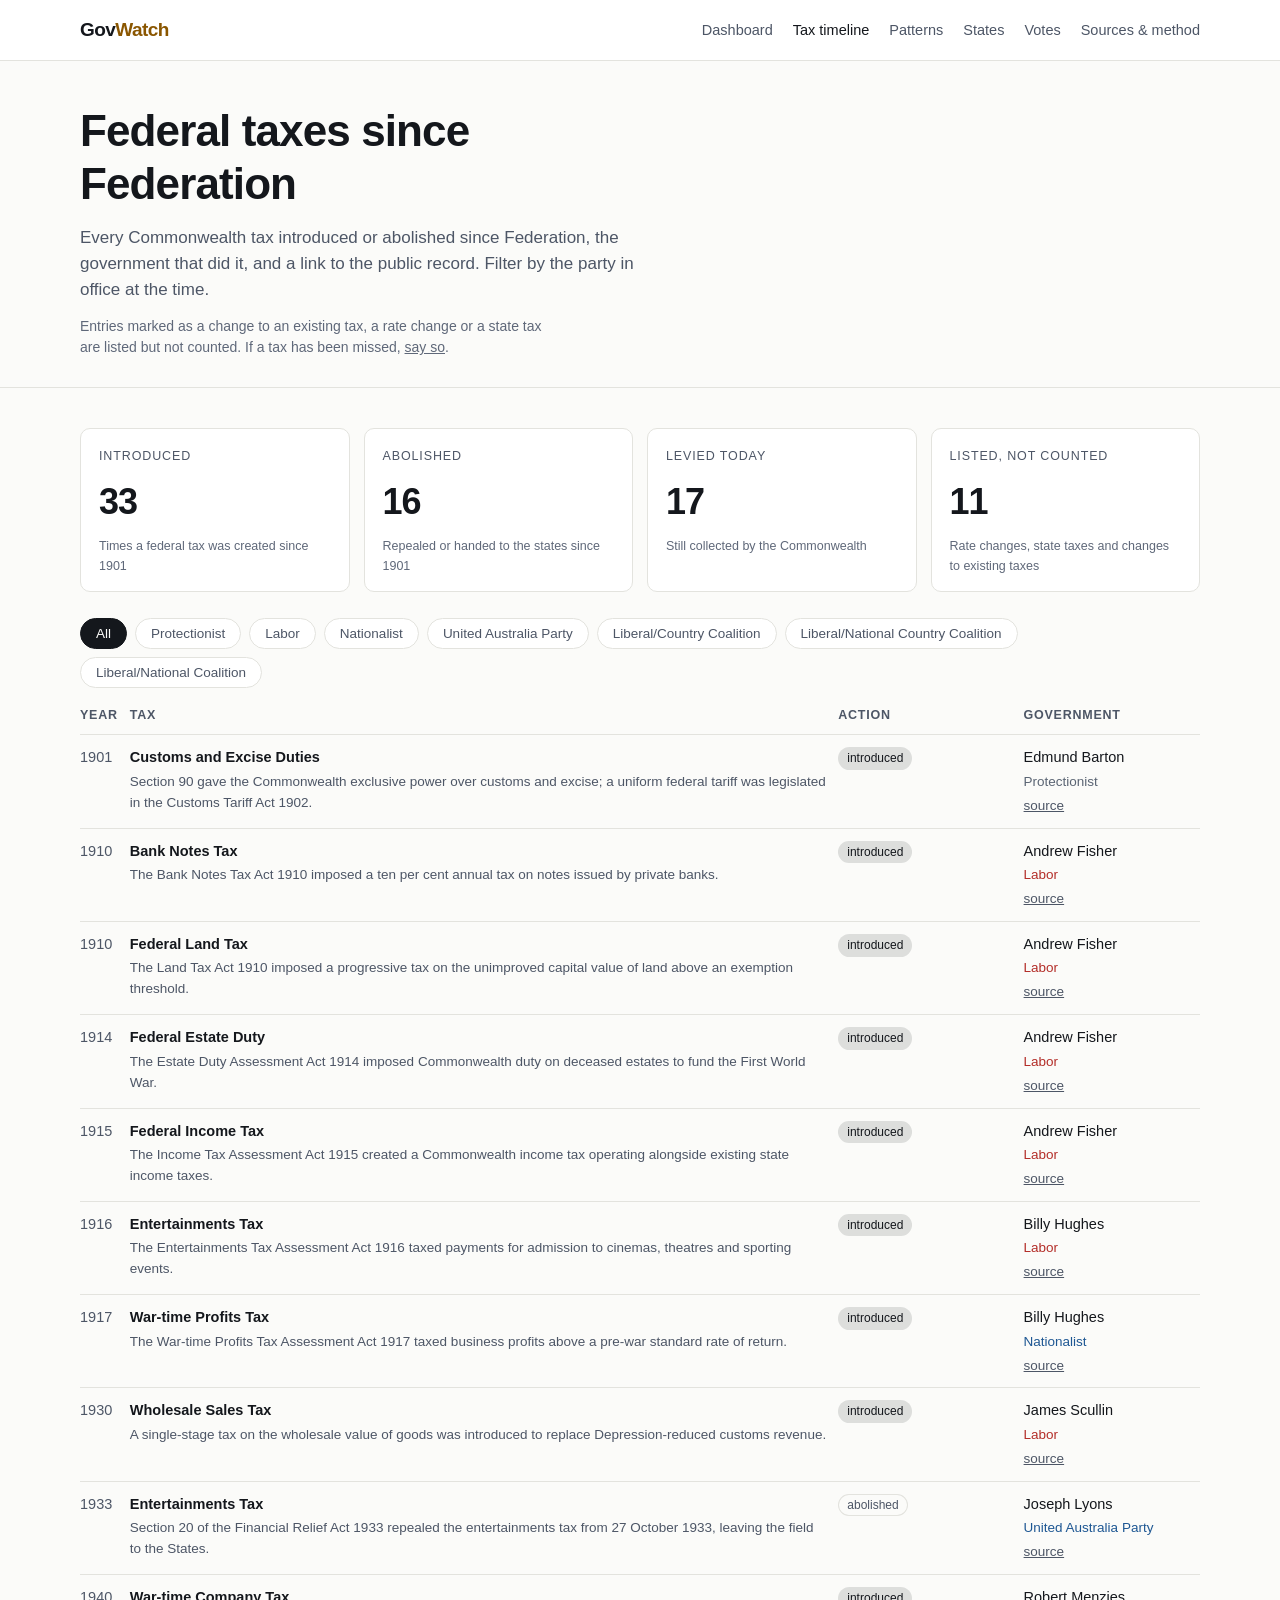
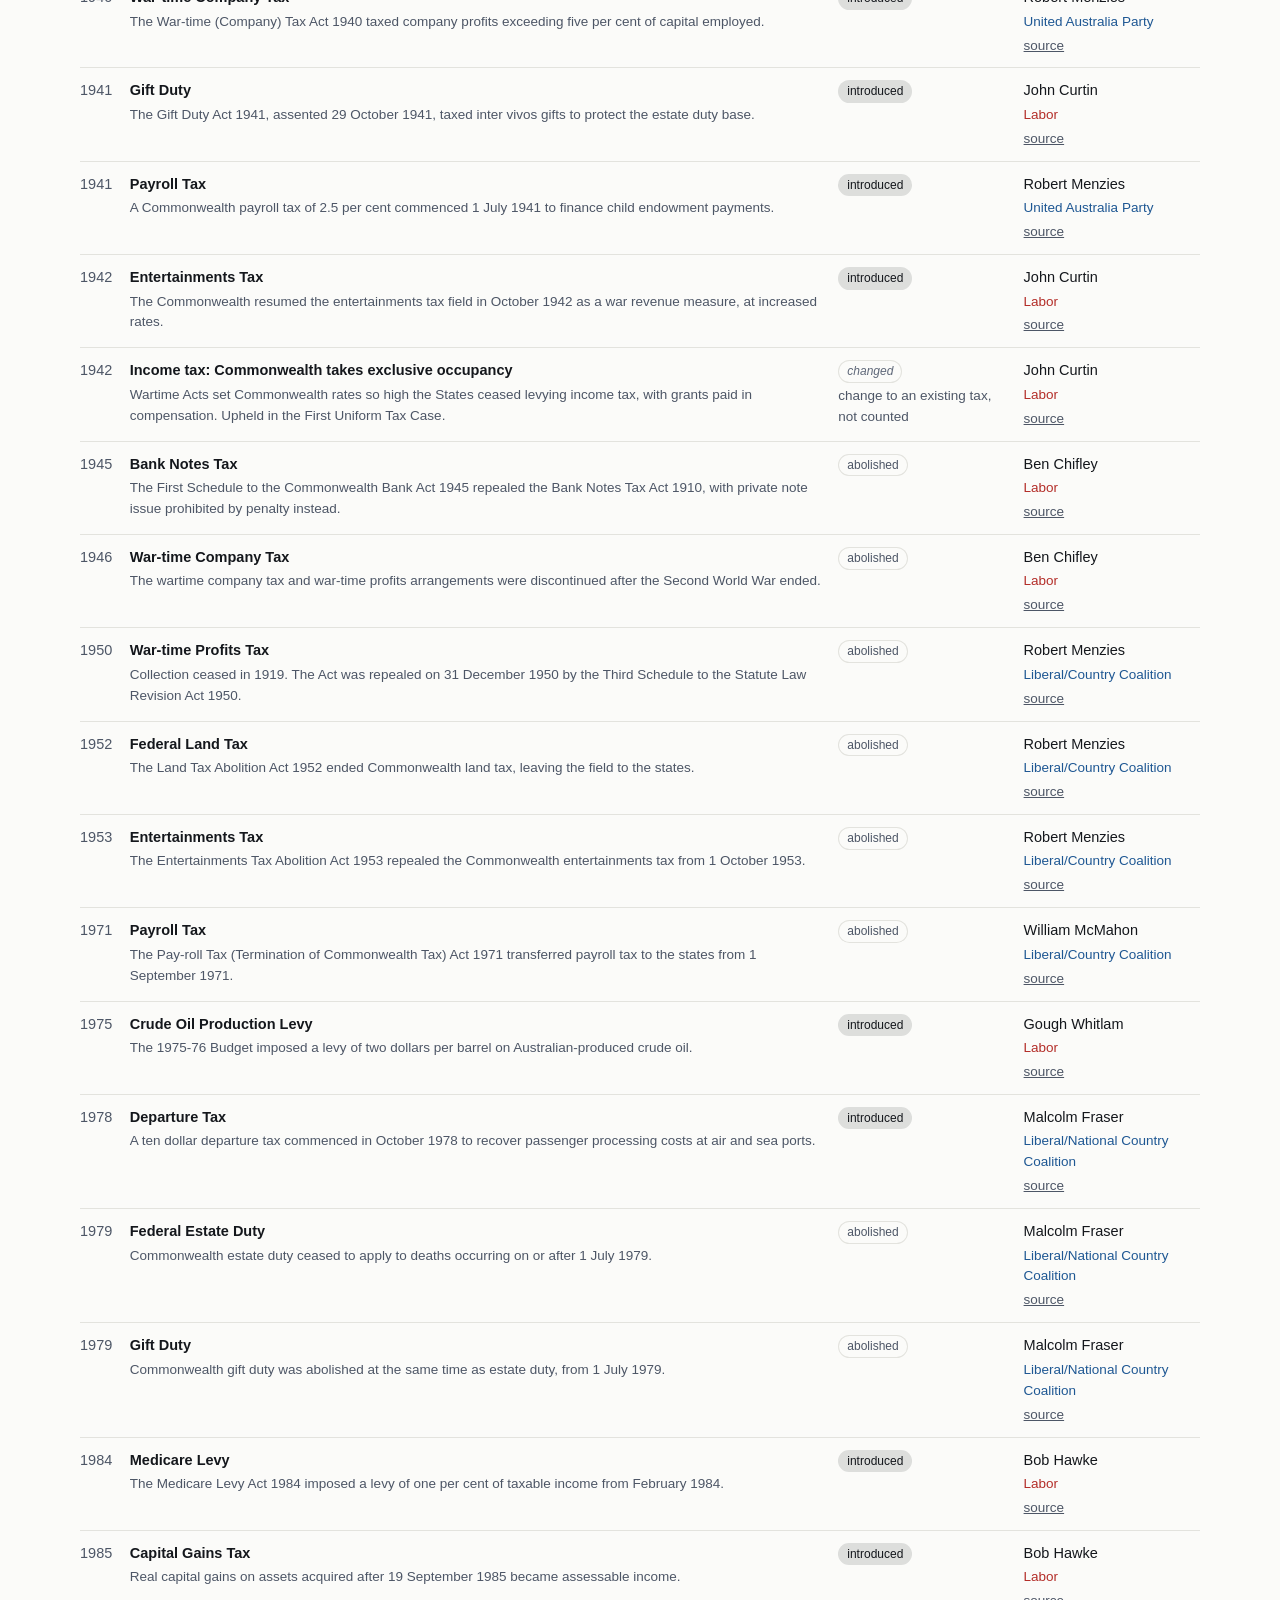
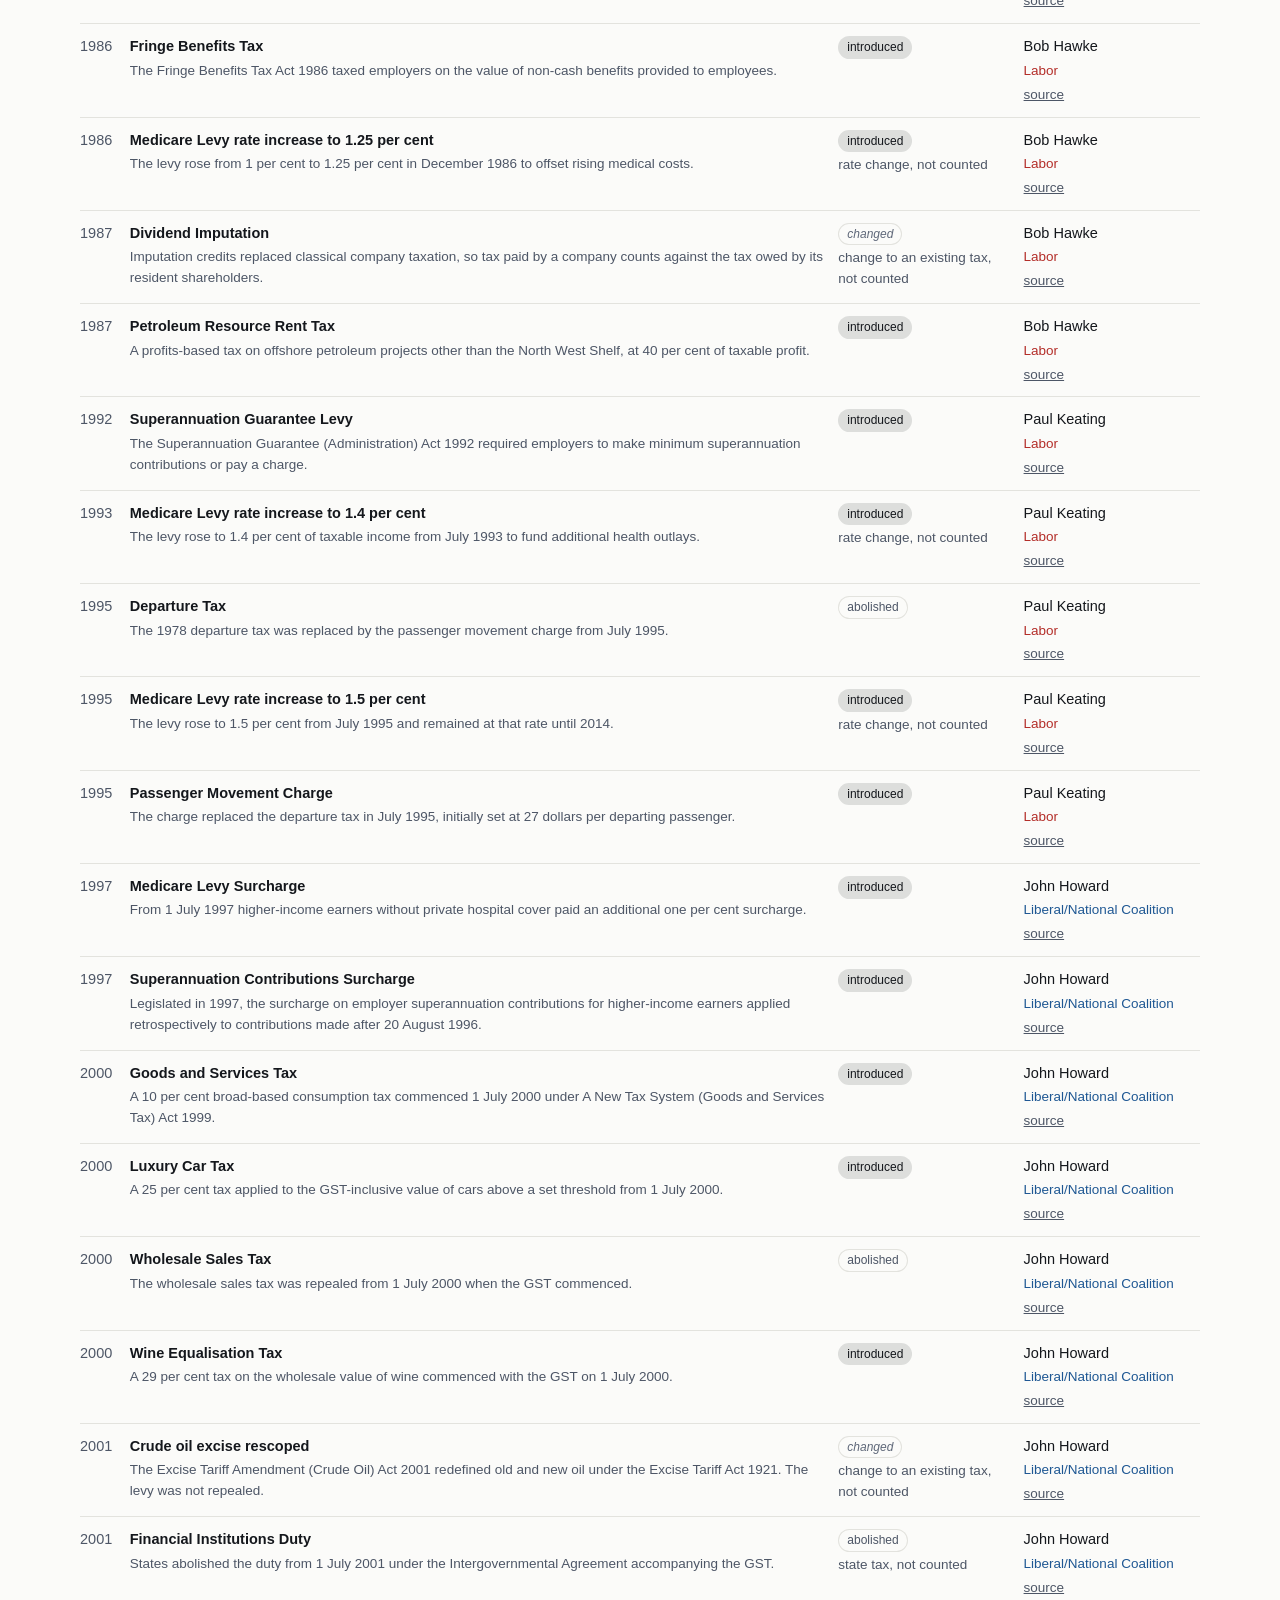
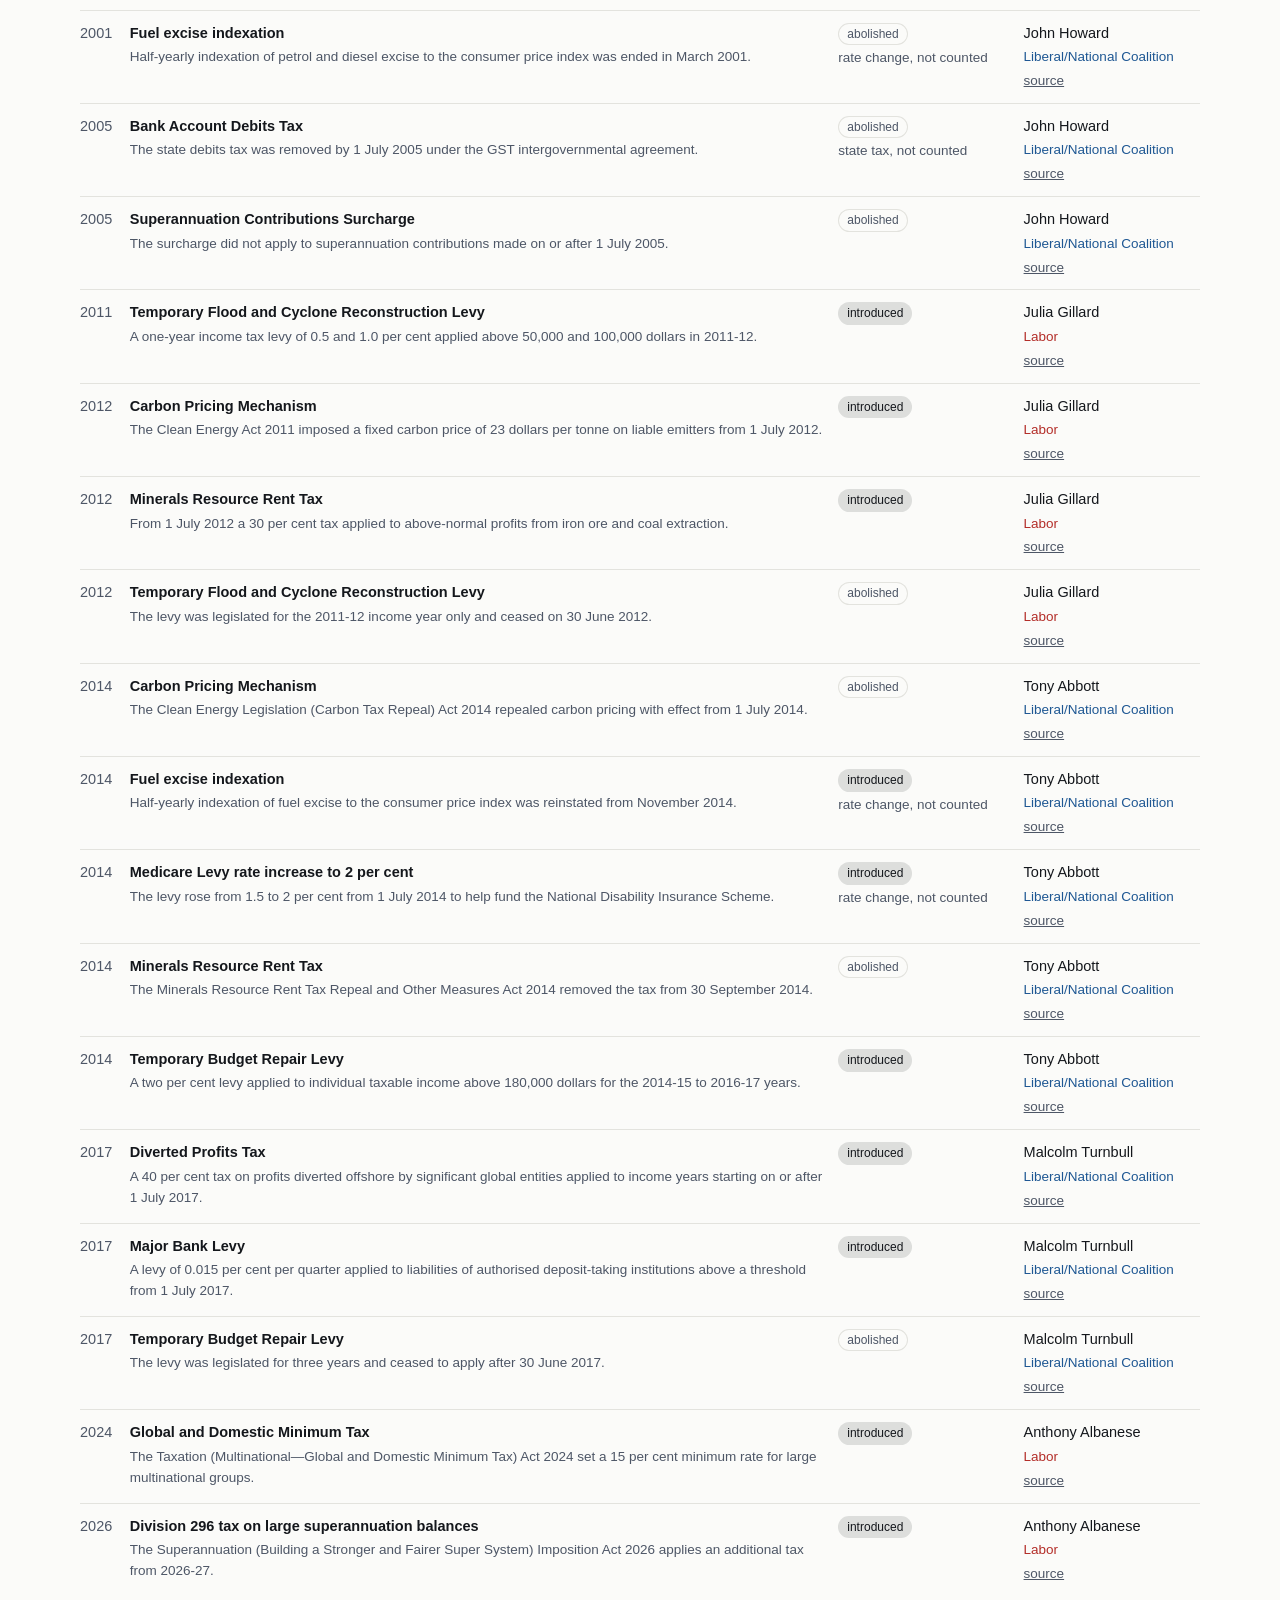
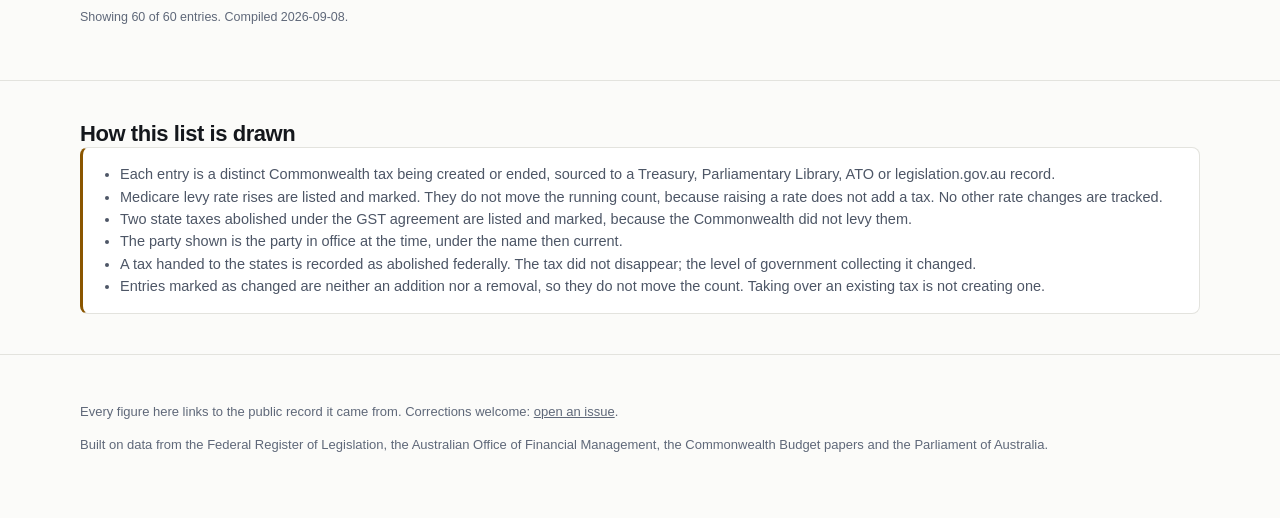
<file: taxes.html>
<!doctype html>
<html lang="en-AU">
<head>
<meta charset="utf-8">
<meta name="viewport" content="width=device-width,initial-scale=1">
<title>Federal tax timeline since 1901 — GovWatch</title>
<meta name="description" content="Every Commonwealth tax introduced or abolished since Federation, with the government that did it and a source for each.">
<link rel="stylesheet" href="style.css?v=091ab7f8">
<link rel="icon" href="data:image/svg+xml,<svg xmlns='http://www.w3.org/2000/svg' viewBox='0 0 16 16'><text y='13' font-size='13'>&#128200;</text></svg>">
</head>
<body>
<header class="top"><div class="wrap">
  <a class="brand" href="./">Gov<span>Watch</span></a>
  <nav>
    <a href="./">Dashboard</a>
    <a href="taxes.html" aria-current="page">Tax timeline</a>
    <a href="patterns.html">Patterns</a>
    <a href="states.html">States</a>
    <a href="votes.html">Votes</a>
    <a href="sources.html">Sources &amp; method</a>
  </nav>
</div></header>
<div class="hero"><div class="wrap">
  <h1>Federal taxes since Federation</h1>
  <p>Every Commonwealth tax introduced or abolished since Federation, the government that
     did it, and a link to the public record. Filter by the party in office at the time.</p>
  <p style="color:var(--faint);font-size:14px;margin-top:12px">Entries marked as a change to
     an existing tax, a rate change or a state tax are listed but not counted. If a tax has
     been missed, <a href="https://github.com/itsjimmy1/govwatch/issues">say so</a>.</p>
</div></div>

<section><div class="wrap">
  <div class="tiles" id="tiles" style="margin-bottom:26px"></div>
  <div class="controls" id="filters"></div>
  <table id="tbl" class="stack">
    <thead><tr><th>Year</th><th>Tax</th><th>Action</th><th>Government</th></tr></thead>
    <tbody></tbody>
  </table>
  <p class="src" id="count" aria-live="polite"></p>
</div></section>

<section><div class="wrap">
  <h2>How this list is drawn</h2>
  <div class="note-box" id="method"></div>
</div></section>

<script type="module">
import { fmt } from './chart.js?v=2682a559';
const taxes = await (await fetch('data/taxes.json', { cache: 'no-cache' })).json();
const all = [...taxes.entries].sort((a, b) => a.year - b.year || a.name.localeCompare(b.name));

const partyClass = p => /labor/i.test(p) ? 'labor'
  : /liberal|coalition|nationalist|united australia|country/i.test(p) ? 'lib' : 'other';
const parties = ['All', ...new Set(all.map(e => e.party))];
let active = 'All';

const tbody = document.querySelector('#tbl tbody');
function render() {
  const rows = active === 'All' ? all : all.filter(e => e.party === active);
  tbody.innerHTML = rows.map(e => `
    <tr>
      <td class="yr" data-label="Year">${e.year}</td>
      <td><strong>${e.name}</strong><div class="note">${e.note}</div></td>
      <td><span class="pill ${e.action}">${e.action}</span>
          ${e.pending ? `<div class="note">no longer levied; ${e.pending}</div>` : ''}${e.kind !== 'tax' ? `<div class="note">${{rate:'rate change',state:'state tax',reform:'change to an existing tax'}[e.kind]}, not counted</div>` : ''}</td>
      <td>${e.pm}<div class="note" style="color:var(--${partyClass(e.party)})">${e.party}</div>
          <div class="note"><a href="${e.source}" rel="noopener">source</a></div></td>
    </tr>`).join('');
  tiles(rows);
  document.getElementById('count').textContent =
    `Showing ${fmt(rows.length)} of ${fmt(all.length)} entries. Compiled ${taxes.compiled}.`;
  for (const b of document.querySelectorAll('#filters button'))
    b.setAttribute('aria-pressed', String(b.textContent === active));
}

document.getElementById('filters').innerHTML =
  parties.map(p => `<button type="button">${p}</button>`).join('');
document.getElementById('filters').addEventListener('click', ev => {
  if (ev.target.tagName !== 'BUTTON') return;
  active = ev.target.textContent;
  render();
});

const tile = (k, v, n) =>
  `<div class="tile"><div class="k">${k}</div><div class="v">${v}</div><div class="n">${n}</div></div>`;

function tiles(rows) {
  const counted = rows.filter(e => e.kind === 'tax');
  const added = counted.filter(e => e.action === 'introduced').length;
  const gone = counted.filter(e => e.action === 'abolished').length;
  const scope = active === 'All' ? 'since 1901' : `under ${active} governments`;
  document.getElementById('tiles').innerHTML = [
    tile('Introduced', fmt(added), `Times a federal tax was created ${scope}`),
    tile('Abolished', fmt(gone), `Repealed or handed to the states ${scope}`),
    active === 'All'
      ? tile('Levied today', fmt(added - gone), 'Still collected by the Commonwealth')
      : tile('Net', (added - gone > 0 ? '+' : '') + fmt(added - gone), 'Introduced minus abolished'),
    tile('Listed, not counted', fmt(rows.length - counted.length),
         'Rate changes, state taxes and changes to existing taxes'),
  ].join('');
}

document.getElementById('method').innerHTML =
  '<ul style="margin:0;padding-left:20px">' + taxes.method.map(m => `<li>${m}</li>`).join('') + '</ul>';
render();
</script>
<footer><div class="wrap">
  <p>Every figure here links to the public record it came from. Corrections welcome:
     <a href="https://github.com/itsjimmy1/govwatch/issues">open an issue</a>.</p>
  <p>Built on data from the Federal Register of Legislation, the Australian Office of
     Financial Management, the Commonwealth Budget papers and the Parliament of Australia.</p>
</div></footer>
</body>
</html>
</file>
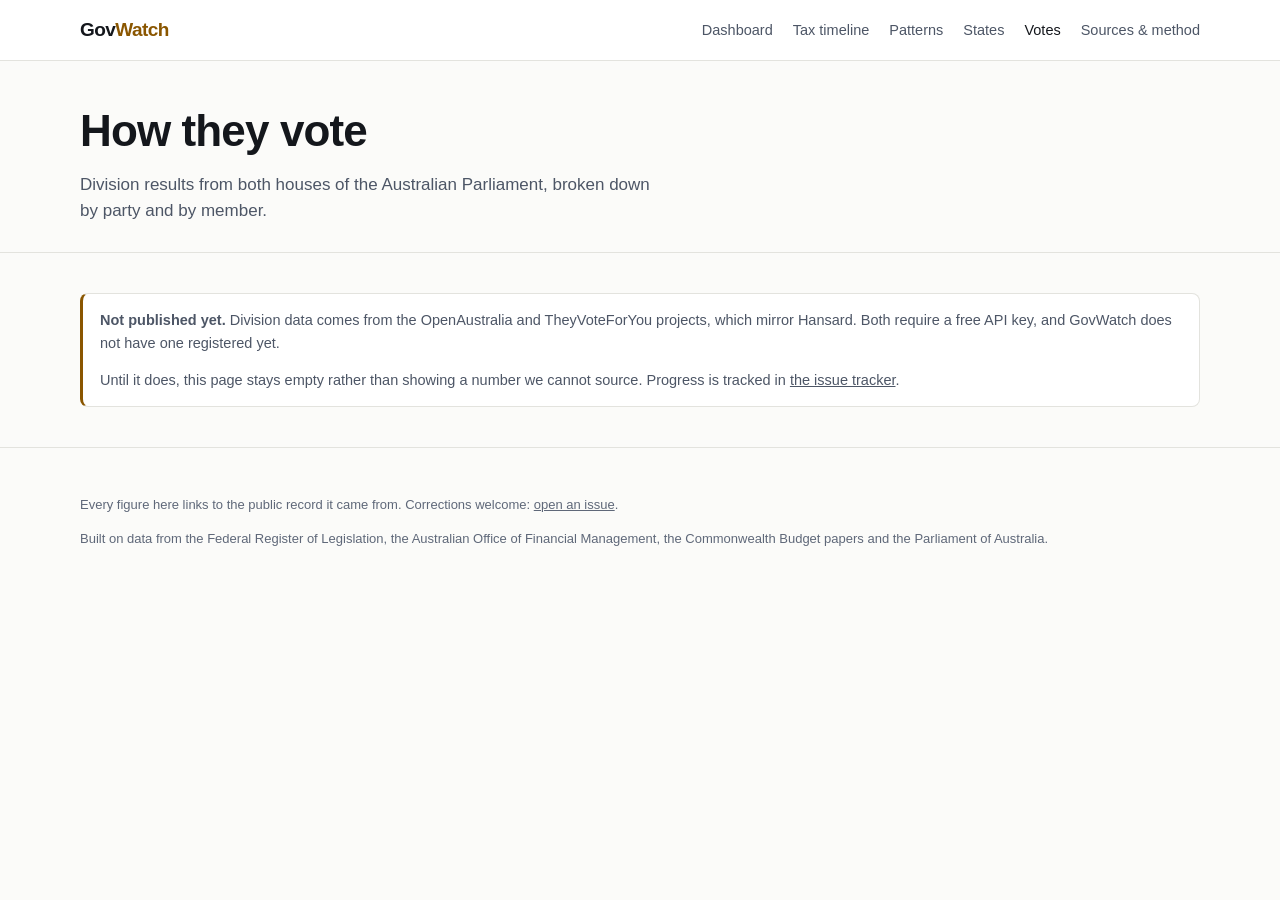
<file: votes.html>
<!doctype html>
<html lang="en-AU">
<head>
<meta charset="utf-8">
<meta name="viewport" content="width=device-width,initial-scale=1">
<title>How each member votes — GovWatch</title>
<meta name="description" content="Division results from the Australian Parliament, by party and by member.">
<link rel="stylesheet" href="style.css?v=091ab7f8">
<link rel="icon" href="data:image/svg+xml,<svg xmlns='http://www.w3.org/2000/svg' viewBox='0 0 16 16'><text y='13' font-size='13'>&#128200;</text></svg>">
</head>
<body>
<header class="top"><div class="wrap">
  <a class="brand" href="./">Gov<span>Watch</span></a>
  <nav>
    <a href="./">Dashboard</a>
    <a href="taxes.html">Tax timeline</a>
    <a href="patterns.html">Patterns</a>
    <a href="states.html">States</a>
    <a href="votes.html" aria-current="page">Votes</a>
    <a href="sources.html">Sources &amp; method</a>
  </nav>
</div></header>
<div class="hero"><div class="wrap">
  <h1>How they vote</h1>
  <p>Division results from both houses of the Australian Parliament, broken down by party
     and by member.</p>
</div></div>

<section><div class="wrap">
  <div id="votes"></div>
</div></section>
<script type="module">
const box = document.getElementById('votes');
try {
  const d = await (await fetch('data/divisions.json', { cache: 'no-cache' })).json();
  if (!d.divisions?.length) throw new Error(d.status || 'no divisions');
  box.innerHTML = '<table><thead><tr><th>Date</th><th>House</th><th>Question</th>' +
    '<th>Aye</th><th>No</th></tr></thead><tbody>' + d.divisions.map(v => `
      <tr><td class="yr">${v.date}</td><td>${v.house}</td>
          <td><a href="${v.url}" rel="noopener">${v.name}</a></td>
          <td class="yr">${v.aye}</td><td class="yr">${v.no}</td></tr>`).join('') +
    `</tbody></table><p class="src">Source: <a href="${d.source}">${d.source_name}</a> · read ${d.fetched}</p>`;
} catch (e) {
  box.innerHTML = `<div class="note-box">
    <p style="margin-top:0"><strong>Not published yet.</strong> Division data comes from
    the OpenAustralia and TheyVoteForYou projects, which mirror Hansard. Both require a
    free API key, and GovWatch does not have one registered yet.</p>
    <p style="margin-bottom:0">Until it does, this page stays empty rather than showing
    a number we cannot source. Progress is tracked in
    <a href="https://github.com/itsjimmy1/govwatch/issues">the issue tracker</a>.</p></div>`;
}
</script>
<footer><div class="wrap">
  <p>Every figure here links to the public record it came from. Corrections welcome:
     <a href="https://github.com/itsjimmy1/govwatch/issues">open an issue</a>.</p>
  <p>Built on data from the Federal Register of Legislation, the Australian Office of
     Financial Management, the Commonwealth Budget papers and the Parliament of Australia.</p>
</div></footer>
</body>
</html>
</file>
<file: style.css>
:root {
  --bg: #0f1115; --panel: #171a21; --line: #262b35;
  --ink: #e8eaed; --dim: #9aa3b2; --faint: #6b7484;
  --accent: #f0b429;
  --labor: #ff6b66; --lib: #6ba6e8; --other: #aab3c2;
  --w: 1160px;
}
@media (prefers-color-scheme: light) {
  :root { --bg:#fbfbf9; --panel:#fff; --line:#e3e3de; --ink:#14171c;
          --dim:#4d5666; --faint:#5f6879; --accent:#8a5600;
          --labor:#b32d28; --lib:#1e5793; --other:#5a6473; }
}
* { box-sizing: border-box; }
body { margin:0; background:var(--bg); color:var(--ink);
  font:16px/1.55 ui-sans-serif,-apple-system,"Segoe UI",Roboto,Helvetica,Arial,sans-serif;
  -webkit-font-smoothing:antialiased; }
.wrap { max-width:var(--w); margin:0 auto; padding:0 20px; }
a { color:inherit; }
h1,h2,h3 { line-height:1.2; margin:0; font-weight:650; letter-spacing:-0.02em; }

header.top { border-bottom:1px solid var(--line); background:var(--panel); }
header.top .wrap { display:flex; align-items:center; gap:14px 28px;
  min-height:60px; flex-wrap:wrap; padding-top:10px; padding-bottom:10px; }
.brand { font-weight:750; letter-spacing:-0.03em; font-size:19px; text-decoration:none; }
.brand span { color:var(--accent); }
nav { display:flex; gap:8px 20px; margin-left:auto; flex-wrap:wrap; }
nav a { color:var(--dim); text-decoration:none; font-size:14.5px; }
nav a:hover, nav a[aria-current] { color:var(--ink); }

.hero { padding:44px 0 28px; border-bottom:1px solid var(--line); }
.hero h1 { font-size:clamp(28px,4.4vw,44px); max-width:20ch; }
.hero p { color:var(--dim); max-width:62ch; margin:14px 0 0; font-size:17px; }

section { padding:40px 0; border-bottom:1px solid var(--line); }
section > .wrap > h2 { font-size:22px; }
.sub { color:var(--dim); font-size:14.5px; margin:6px 0 22px; max-width:70ch; }

.tiles { display:grid; gap:14px; grid-template-columns:repeat(auto-fit,minmax(210px,1fr)); }
.tile { background:var(--panel); border:1px solid var(--line); border-radius:10px; padding:18px 18px 15px; }
.tile .k { color:var(--dim); font-size:12.5px; text-transform:uppercase; letter-spacing:.07em; }
.tile .v { font-size:clamp(26px,3.4vw,36px); font-weight:700; letter-spacing:-0.03em;
  margin-top:8px; font-variant-numeric:tabular-nums; }
.tile .n { color:var(--faint); font-size:12.5px; margin-top:7px; }
.tile .n a { color:var(--faint); }

.chart { background:var(--panel); border:1px solid var(--line); border-radius:10px;
  padding:18px; overflow-x:auto; }
.chart svg { display:block; width:100%; height:auto; min-width:340px; }
.axis { fill:var(--faint); font-size:11px; }
.axis-label { fill:var(--dim); font-size:12px; font-weight:600; }
.grid { stroke:var(--line); stroke-width:1; }

.src { color:var(--faint); font-size:12.5px; margin-top:12px; }
.src a { color:var(--faint); }

.controls { display:flex; gap:8px; flex-wrap:wrap; margin-bottom:18px; }
.controls button { background:var(--panel); color:var(--dim); border:1px solid var(--line);
  border-radius:99px; padding:7px 15px; font-size:13.5px; cursor:pointer; font-family:inherit; }
.controls button[aria-pressed="true"] { color:var(--bg); background:var(--ink); border-color:var(--ink); }

.scroller { overflow-x:auto; }
table { width:100%; border-collapse:collapse; font-size:14.5px; }
th { text-align:left; color:var(--dim); font-weight:600; font-size:12.5px;
  text-transform:uppercase; letter-spacing:.06em; padding:0 12px 9px 0; }
td { padding:11px 12px 11px 0; border-top:1px solid var(--line); vertical-align:top; }
td.yr { font-variant-numeric:tabular-nums; color:var(--dim); width:1%; white-space:nowrap; }
.pill { display:inline-block; padding:2px 9px; border-radius:99px; font-size:12px; white-space:nowrap; }
/* Deliberately not colour-coded good/bad: an introduction and a repeal get the same
   neutral treatment, told apart by fill weight, not by red and green. */
.pill.introduced { background:color-mix(in srgb,var(--ink) 13%,transparent); color:var(--ink); }
.pill.abolished { background:transparent; color:var(--dim); box-shadow:inset 0 0 0 1px var(--line); }
.pill.changed { background:transparent; color:var(--faint); box-shadow:inset 0 0 0 1px var(--line);
  font-style:italic; }
td .note { color:var(--dim); font-size:13.5px; margin-top:3px; }

.prose { max-width:74ch; }
.prose p, .prose li { color:var(--dim); }
.prose h2 { margin:34px 0 10px; font-size:19px; color:var(--ink); }
.prose code { background:var(--panel); border:1px solid var(--line);
  padding:1px 5px; border-radius:4px; font-size:13px; }

.note-box { background:var(--panel); border:1px solid var(--line);
  border-left:3px solid var(--accent); border-radius:8px; padding:15px 17px;
  color:var(--dim); font-size:14.5px; }

footer { padding:34px 0 50px; color:var(--faint); font-size:13px; }
footer a { color:var(--faint); }

/* Under 600px the tax table's four columns squeeze the note to three words a
   line. Stack each row into a card instead. */
@media (max-width: 600px) {
  table.stack thead { position:absolute; width:1px; height:1px; overflow:hidden; clip:rect(0 0 0 0); }
  table.stack tr { display:block; border-top:1px solid var(--line); padding:14px 0 4px; }
  table.stack td { display:block; border:0; padding:0 0 8px; }
  /* A stacked row hides its header, so each cell has to carry its own column name.
     Six unlabelled dollar figures look like data while telling the reader nothing. */
  table.stack td[data-label]::before {
    content: attr(data-label) " ";
    color: var(--faint); font-size: 12px; text-transform: uppercase;
    letter-spacing: .05em; display: inline-block; min-width: 84px;
  }
  table.stack td[data-label] { display:flex; gap:8px 12px; align-items:baseline;
    justify-content:space-between; flex-wrap:wrap; padding:3px 0; }
  table.stack td[data-label]::before { flex:none; }
  table.stack td[data-label] .bar { display:none; }
  /* The note wraps under the label and value rather than squeezing them. */
  table.stack td[data-label] .note { flex-basis:100%; margin-top:2px; }
  table.stack td[data-label] > a { padding-right:2px; }
  table.stack td.yr { width:auto; color:var(--accent); font-weight:650; font-size:13px; }
  .hero h1 { font-size:27px; }
  .tile .v { font-size:28px; }
}

/* Chart legend */
.legend { display:flex; gap:18px; flex-wrap:wrap; margin-top:12px;
  color:var(--dim); font-size:13px; }
.legend span { display:flex; align-items:center; gap:7px; }
.legend i { width:11px; height:11px; border-radius:2px; display:inline-block; flex:none; }

/* Comparison table: one row per jurisdiction, ranked columns */
.cmp td.num, .cmp th.num { text-align:right; font-variant-numeric:tabular-nums; }
.cmp td.j { font-weight:650; white-space:nowrap; }
.bar { position:relative; display:block; height:5px; border-radius:3px;
  background:var(--line); margin-top:5px; }
.bar i { position:absolute; inset:0 auto 0 0; border-radius:3px; background:var(--accent);
  display:block; }

/* A chart drawn for a narrow viewport is scaled down about 40%, so its type has to
   be set larger in viewBox units to survive the scaling. */
.chart svg[data-narrow] .axis { font-size: 17px; }
.chart svg[data-narrow] .axis-label { font-size: 18px; }
</file>
